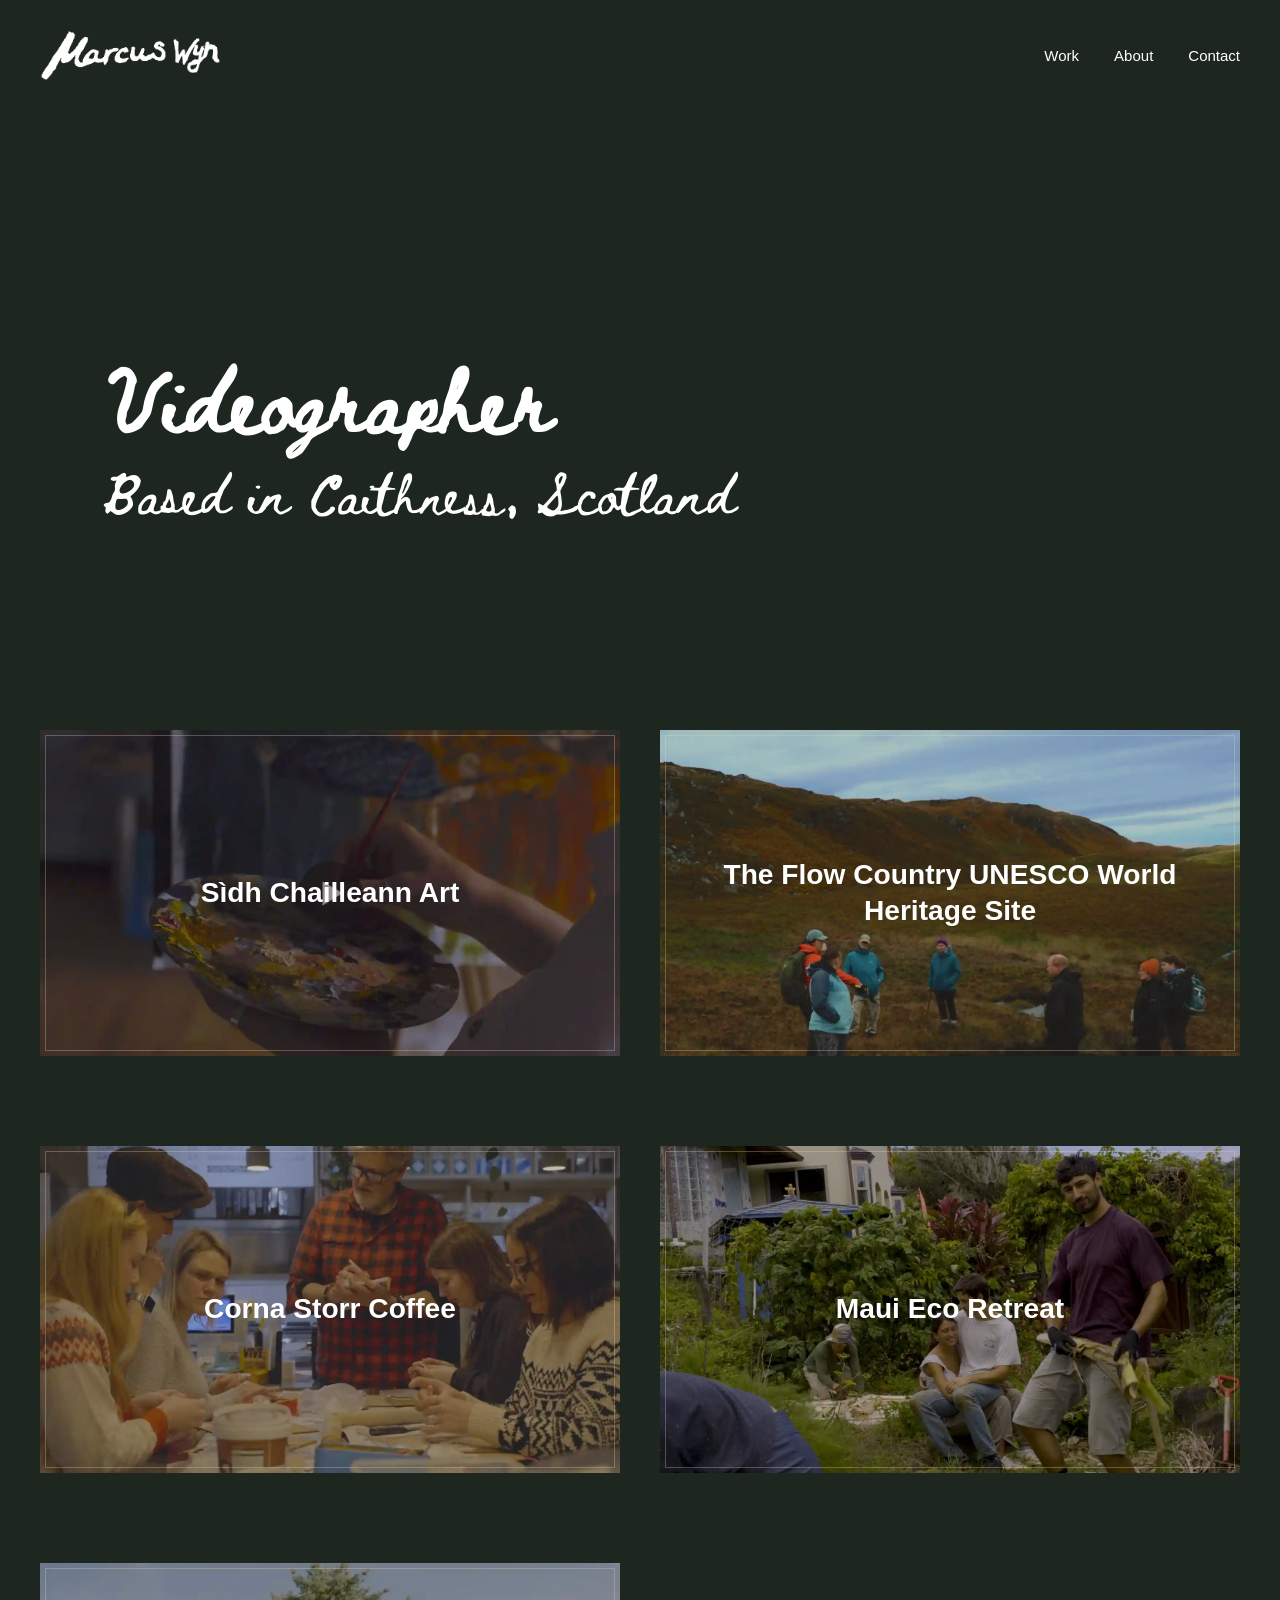
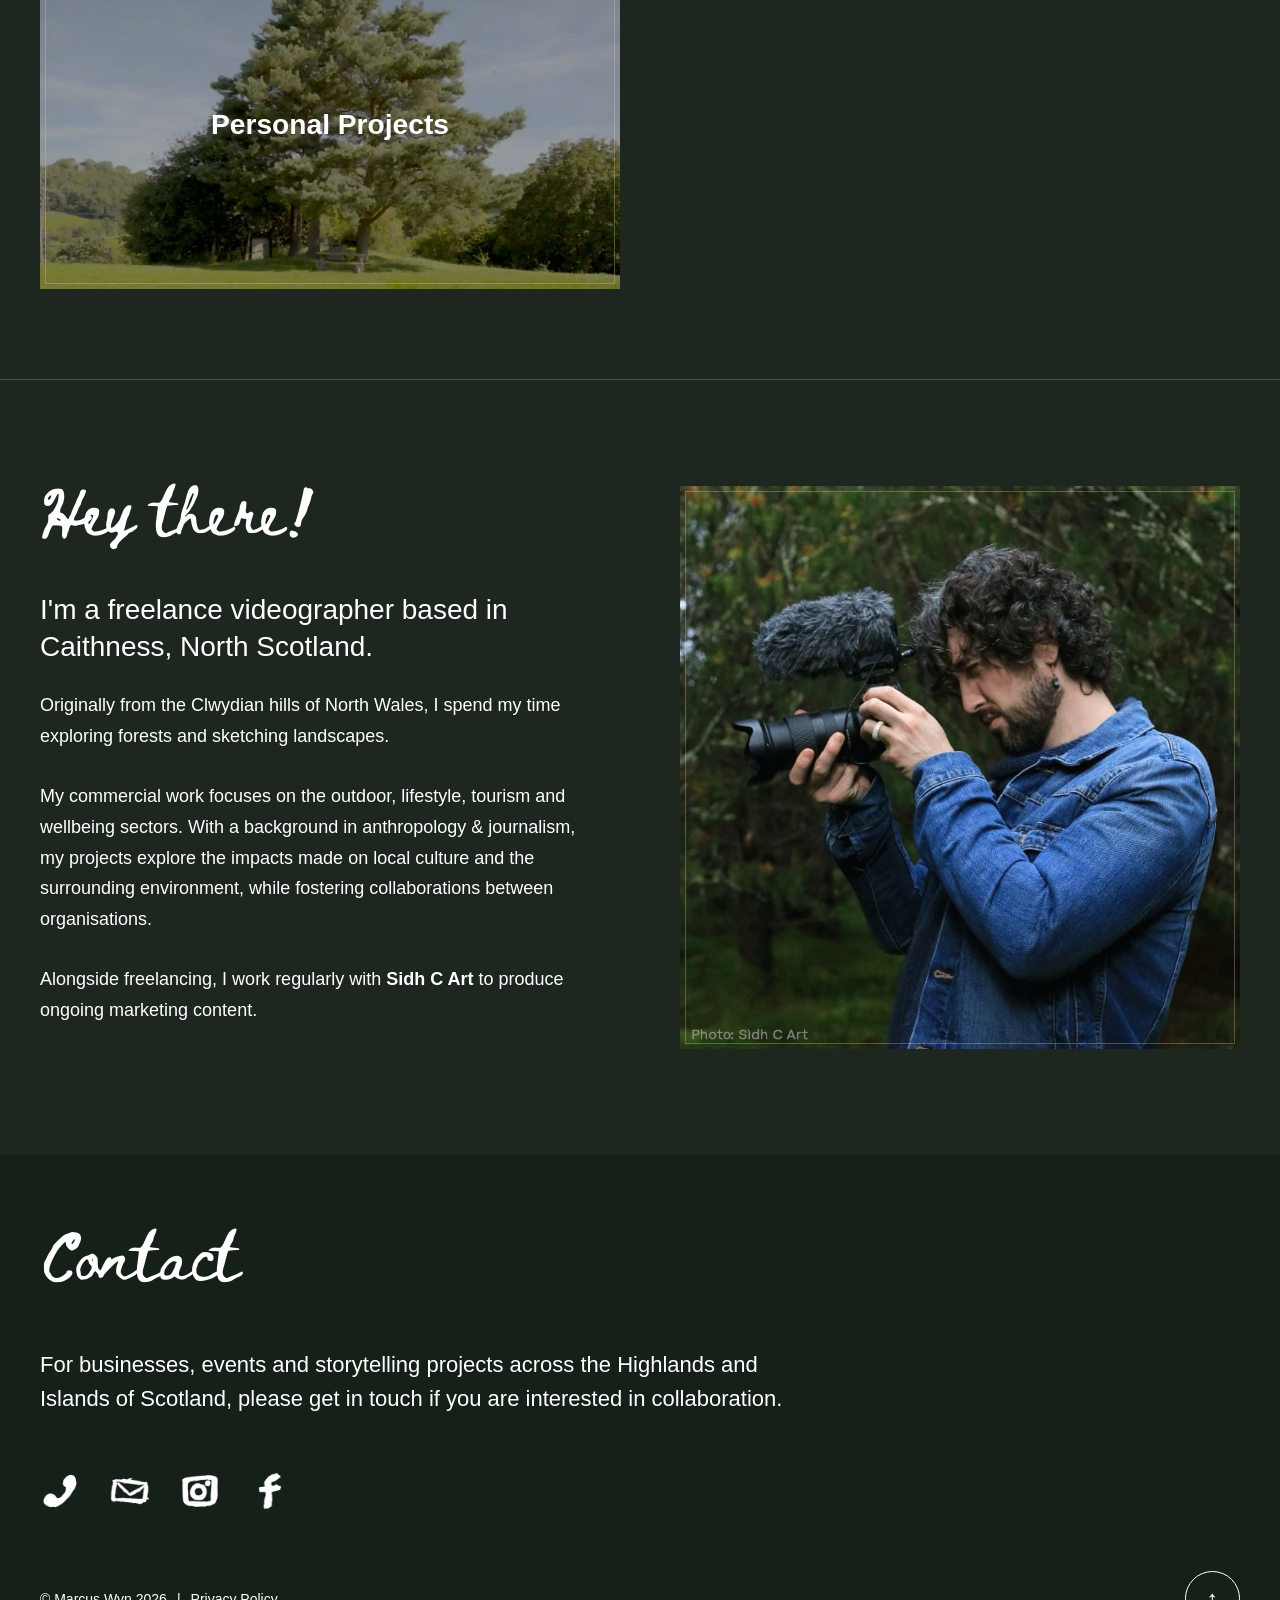
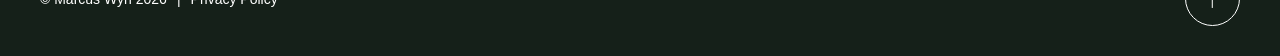
<file: index.html>
<!DOCTYPE html><html lang="en"><head>

    <meta charset="UTF-8">

    <meta name="viewport" content="width=device-width, initial-scale=1.0">

    <link href="images/favicon.ico" rel="icon">
    <link href="/images/apple-touch-icon.png" rel="apple-touch-icon">
    <link href="/images/icon-192.png" rel="icon" sizes="192x192" type="image/png">
    <link href="/images/icon-512.png" rel="icon" sizes="512x512" type="image/png">

    <title>Marcus Wyn | Videographer in Caithness, North Scotland</title>

    <meta name="description" content="Videographer and documentary filmmaker Marcus Wyn, based in Caithness, North Scotland, creating films for events, businesses and real stories across the Highlands.">

    <link href="https://marcuswyn.com/" rel="canonical">

    <link href="https://fonts.googleapis.com" rel="preconnect">
    <link rel="preconnect" href="https://fonts.gstatic.com" crossorigin="">

    <link href="https://fonts.googleapis.com/css2?family=Beth+Ellen&amp;display=swap" rel="stylesheet">

    <link href="styles.css" rel="stylesheet">

</head>


<body id="top">


<!-- ==================================================
     HEADER
================================================== -->

<header class="scrolled">

    <div class="header-container">

        <a href="https://marcuswyn.com/" class="logo-link">
            <img id="header-logo" src="images/marcus-wyn-logo.png" alt="Marcus Wyn">
        </a>


        <button class="menu-toggle" aria-label="Open menu" aria-expanded="false">
            ☰
        </button>


        <nav id="mobileNav">

            <a href="#work">Work</a>

            <a href="#about">About</a>

            <a href="#contact">Contact</a>

        </nav>

    </div>

</header>



<!-- ==================================================
     SHOWREEL HERO
================================================== -->

<section class="showreel">

    <video autoplay="" muted="" loop="" playsinline="" poster="images/hero-video.mp4">

        <source src="images/hero-video.mp4" type="video/mp4">
  
    </video>

	
	  <div class="hero-text">
        <h1>Videographer</h1>
        <p class="hero-p">Based in Caithness, Scotland</p>
    </div>
	
</section>



<!-- ==================================================
     WORK
================================================== -->

<main>

<section class="work-section" id="work">


    <div class="work-intro-video">

    <a href="https://www.youtube.com/watch?v=qJzzgy3C3yI&amp;t=1s" target="_blank" rel="noopener">

       


    </a>

</div>



   <div class="work-grid">
<article class="work-item">
<a href="pages/sidhc.html">
        <div class="work-image">
            <img src="images/sidc1.webp" alt="Sìdh Chailleann Art" loading="lazy">

            <div class="work-image-overlay">
                <h3>Sìdh Chailleann Art</h3>
            </div>
        </div>

    </a>
</article>


        <!-- PROJECT 2 -->

        <article class="work-item">

            <a href="pages/the-flow-country.html" target="_blank" rel="noopener">

                <div class="work-image">

                    <img src="images/unesco.webp" alt="The Flow Country UNESCO World Heritage Site" loading="lazy">
					
					    <div class="work-image-overlay">
                <h3>The Flow Country UNESCO World Heritage Site
</h3>
            </div>

                </div>

            </a>

        </article>
	   
	   
	   
	   
	   
	   
	   <!-- PROJECT 3 -->

        <article class="work-item">

      <a href="pages/corna-storr.html" target="_blank" rel="noopener">

                <div class="work-image">

                    <img src="images/coffee.webp" alt="Corna Storr Coffee" loading="lazy">
					
					    <div class="work-image-overlay">
                <h3>Corna Storr Coffee</h3>
            </div>

                </div>

            </a>

        </article>
	   
	   
	   
	   
	   
	   
	   <!-- PROJECT 4 -->

        <article class="work-item">

            <a href="pages/maui-eco-retreat.html" target="_blank" rel="noopener">

                <div class="work-image">

                    <img src="images/maui.webp" alt="Maui Eco Retreat" loading="lazy">
					
					    <div class="work-image-overlay">
                <h3>Maui Eco Retreat</h3>
            </div>

                </div>

            </a>

        </article>
	   
	   
	   
	      
	   <!-- PROJECT 5 -->

        <article class="work-item">

            <a href="pages/personal-projects.html" target="_blank" rel="noopener">

                <div class="work-image">

                    <img src="images/tremmy.webp" alt="Personal Projects" loading="lazy">
					
					    <div class="work-image-overlay">
                <h3>Personal Projects</h3>
            </div>

                </div>

            </a>

        </article>
	</div>

</section>



<!-- DIVIDER -->
		
<div class="divider"></div>
	
	
	
	
<!-- ==================================================
     ABOUT
================================================== -->

<section class="about-section" id="about">

    <div class="about-container">

        <div class="about-text">

			<h2>Hey there!</h2>
  <h3>I'm a freelance videographer based in Caithness, North Scotland.</h3>
            <p>
               Originally from the Clwydian hills of North Wales, I spend my time exploring forests and sketching landscapes.</p>
			

<p>My commercial work focuses on the outdoor, lifestyle, tourism and wellbeing sectors. With a background in anthropology & journalism, my projects explore the impacts made on local culture and the surrounding environment, while fostering collaborations between organisations. </p>
			<p>Alongside freelancing, I work regularly with  <a href="https://www.sidhchailleannart.com/" target="_blank" rel="noopener"><b>Sidh C Art</b></a> to produce ongoing marketing content.</p>

			

        </div>

        <div class="about-image">

            <img src="images/mw-pfpic.png" alt="Marcus Wyn with camera">

            <a href="https://www.sidhchailleannart.com/" target="_blank" rel="noopener">
               
            </a>
        </div>

    </div>

</section>

<!-- ==================================================
     CONTACT
================================================== -->

<section class="content-section contact-section" id="contact">

    <div class="content-container">

        <h2>
            Contact
        </h2>


        <p class="contact-intro">
          For businesses, events and storytelling projects across the Highlands and Islands of Scotland, please get in touch if you are interested in collaboration.
      </p>


        <div class="contact-icons">


            <a href="tel:07743750453" aria-label="Call Marcus">

                <img src="images/tel.png" alt="Phone">

            </a>


            <a href="mailto:hello@marcuswyn.com" aria-label="Email Marcus">

                <img src="images/mail.png" alt="Email">

            </a>


            <a href="https://www.instagram.com/MARCUSWYN/" target="_blank" rel="noopener" aria-label="Marcus Wyn on Instagram">

                <img src="images/insta.png" alt="Instagram">

            </a>

   <a href="http://facebook.com/hellomarcuswyn"
                target="_blank"
                rel="noopener"
                aria-label="Marcus Wyn on Facebook"
            >

                <img
                    src="images/fb.png"
                    alt="Facebook"
                >

              

            </a>
        </div>

    </div>

</section>

</main>



<!-- ==================================================
     FOOTER
================================================== -->

<footer>

    <div class="footer-container">

        <p>
            © Marcus Wyn 2026
            <span>|</span>
            <a href="pages/privacy.html">
                Privacy Policy
            </a>
        </p>


        <a href="#top" class="back-to-top" aria-label="Back to top">
            ↑
        </a>

    </div>

</footer>



<!-- ==================================================
     MOBILE NAVIGATION
================================================== -->

<script>

const menuBtn = document.querySelector('.menu-toggle');

const nav = document.querySelector('#mobileNav');


menuBtn.addEventListener('click', function () {

    nav.classList.toggle('active');

    const isOpen = nav.classList.contains('active');

    menuBtn.setAttribute(
        'aria-expanded',
        isOpen
    );

});


nav.querySelectorAll('a').forEach(function(link) {

    link.addEventListener('click', function() {

        nav.classList.remove('active');

        menuBtn.setAttribute(
            'aria-expanded',
            'false'
        );

    });

});

</script>


	
	
	

<script>
const header = document.querySelector('header');
const workSection = document.querySelector('#work');

function updateHeader() {
    const triggerPoint = workSection.offsetTop;

    if (window.scrollY >= triggerPoint && window.scrollY > 0) {
        header.classList.add('scrolled');
    } else {
        header.classList.remove('scrolled');
    }
}

window.addEventListener('scroll', updateHeader);
</script>




<script>
function scrollToSection() {
    const hash = window.location.hash;
    if (hash !== '#about' && hash !== '#work') return;

    const section = document.querySelector(hash);
    if (!section) return;

    window.scrollTo({
        top: section.getBoundingClientRect().top + window.scrollY - 100,
        behavior: 'instant'
    });
}

window.addEventListener('load', function () {
    scrollToSection();
    setTimeout(scrollToSection, 300);
    setTimeout(scrollToSection, 1000);
});
</script>




</body></html>
</file>
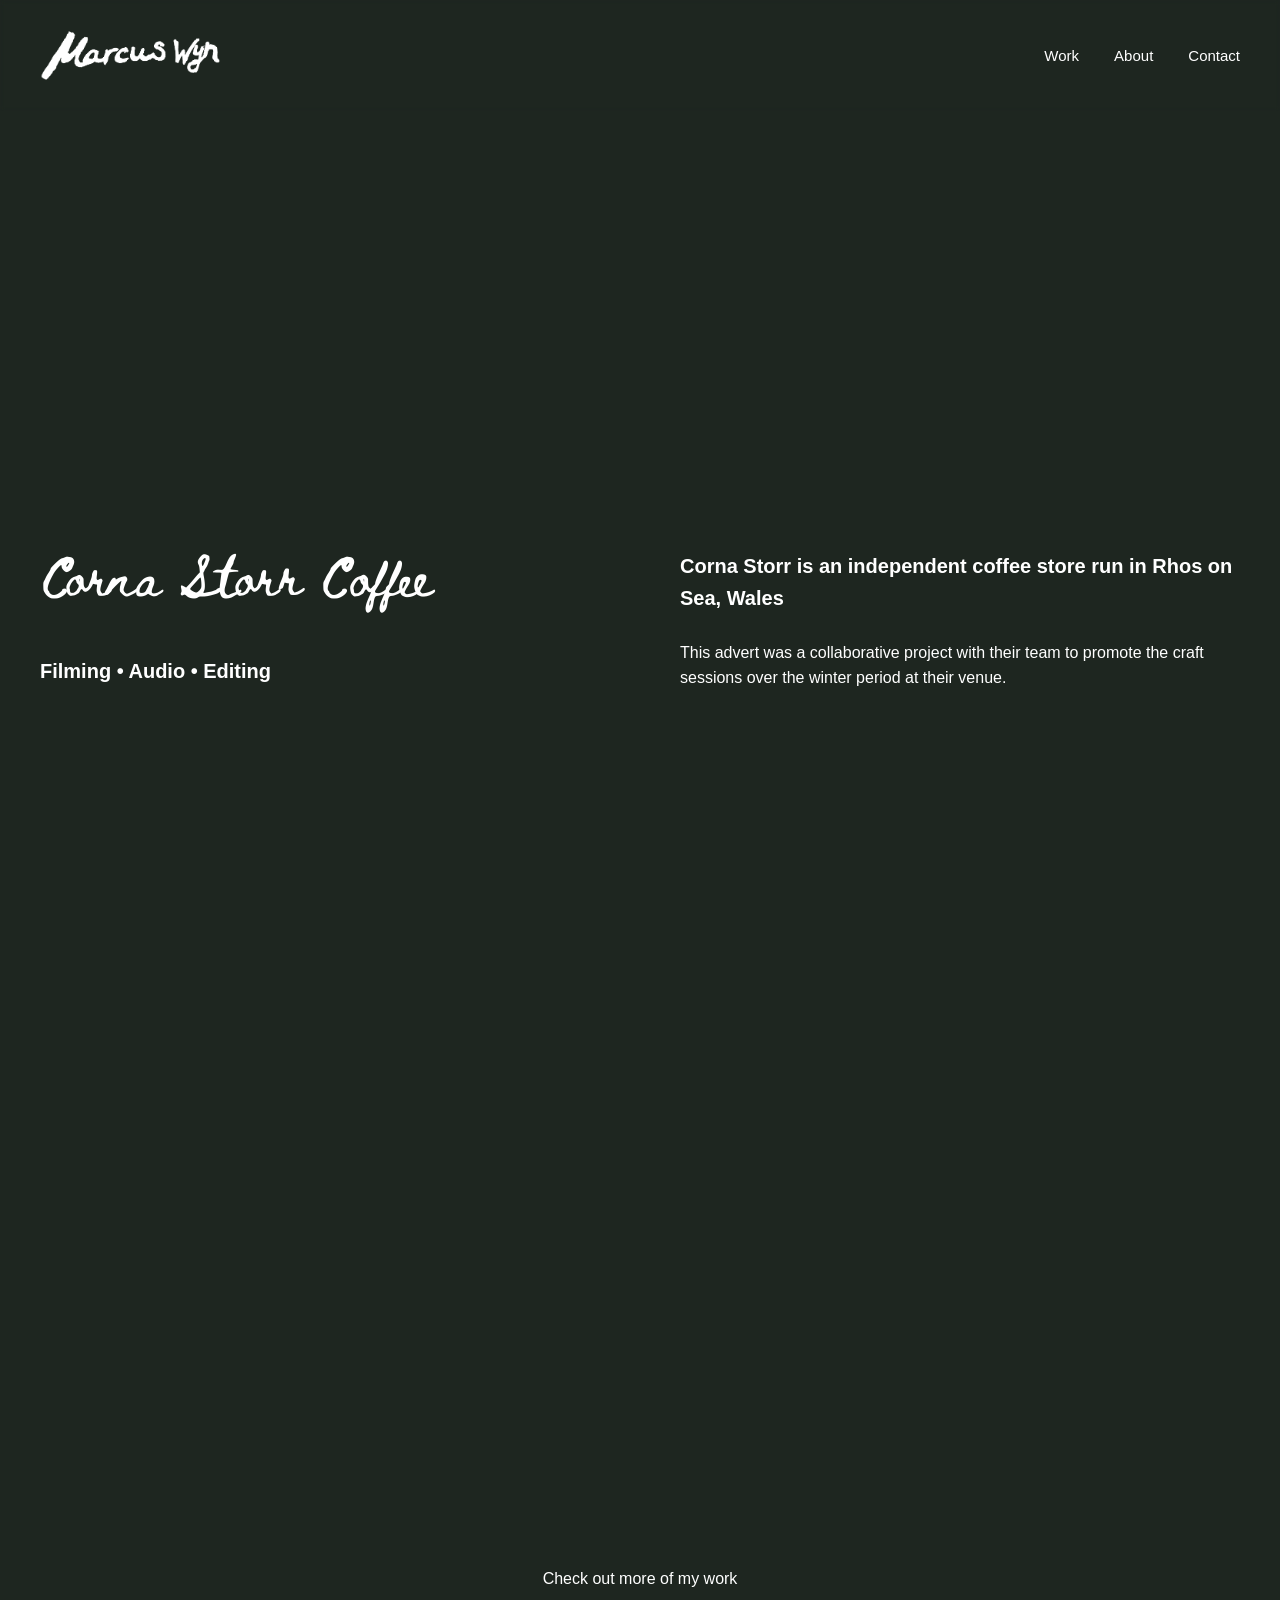
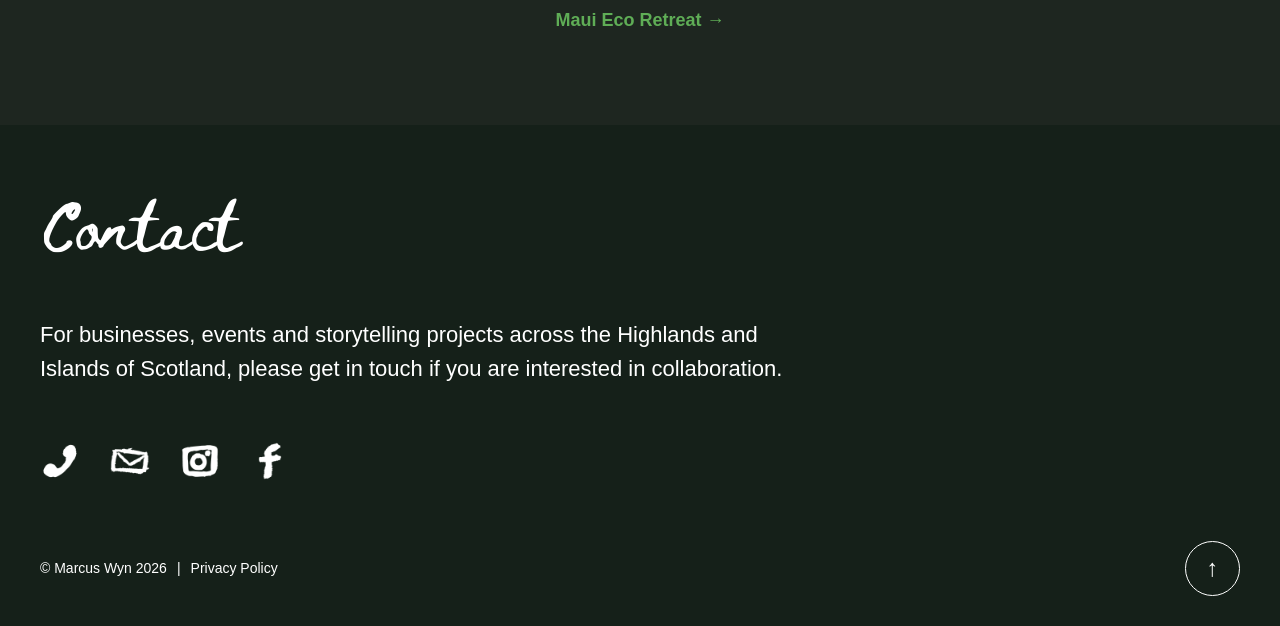
<file: pages/corna-storr.html>
<!DOCTYPE html><html lang="en"><head>

    <meta charset="UTF-8">

    <meta name="viewport" content="width=device-width, initial-scale=1.0">

    <link rel="icon" href="images/favicon.ico">
    <link rel="apple-touch-icon" href="/images/apple-touch-icon.png">
    <link rel="icon" type="image/png" sizes="192x192" href="/images/icon-192.png">
    <link rel="icon" type="image/png" sizes="512x512" href="/images/icon-512.png">

    <title>Marcus Wyn | Corna Storr
</title>

    <meta name="description" content="Videographer and documentary filmmaker Marcus Wyn, based in Caithness, North Scotland, creating films for events, businesses and real stories across the Highlands.">

    <link rel="canonical" href="https://marcuswyn.com/">

    <link rel="preconnect" href="https://fonts.googleapis.com">
    <link rel="preconnect" href="https://fonts.gstatic.com" crossorigin="">

    <link href="https://fonts.googleapis.com/css2?family=Beth+Ellen&amp;display=swap" rel="stylesheet">

    <link href="projects.css" rel="stylesheet">

</head>


<body id="top">


<!-- ==================================================
     HEADER
================================================== -->

<header class="scrolled">

    <div class="header-container">

        <a href="https://marcuswyn.com/" class="logo-link">
            <img id="header-logo" src="images/marcus-wyn-logo.png" alt="Marcus Wyn">
        </a>


        <button class="menu-toggle" aria-label="Open menu" aria-expanded="false">
            ☰
        </button>


        <nav id="mobileNav">

      <a href="https://marcuswyn.com/#work">Work</a>
			
<a href="https://marcuswyn.com/#about">About</a>

            <a href="#contact">Contact</a>

        </nav>

    </div>

</header>



<!-- ==================================================
     SHOWREEL HERO
================================================== -->

<section class="showreel">

    <video autoplay="" muted="" loop="" playsinline="" poster="images/hero-video.mp4">

        <source src="../images/Corna.mp4" type="video/mp4">

  
    </video>

</section>

	
	
<!-- ==================================================
     ABOUT
================================================== -->

<section class="about-section" id="about">

    <div class="about-container">

        <div class="about-text">

          <h2>Corna Storr Coffee</h2>
  <h4>Filming • Audio • Editing</h4>
     
        </div>

       <div>
	
					
					
					   <h4> <a href="https://cornastorr.co.uk/" target="_blank" rel="noopener">Corna Storr</a> is an independent coffee store run in Rhos on Sea, Wales </h4>
<br>
<p>This advert was a collaborative project with their team to promote the craft sessions over the winter period at their venue.</p>
 </div>
    

        </div>

    </div>

</section>

	
<!-- ==================================================
     WORK
================================================== -->

<main>

<section class="work-section" id="work">


    <div class="work-intro-video">

    <a href="https://www.youtube.com/watch?v=qJzzgy3C3yI&amp;t=1s" target="_blank" rel="noopener">

       


    </a>

</div>


<div class="work-grid solo-grid">

  <article class="work-item">
<div class="yt-embedd">
    <iframe
        src="https://www.youtube.com/embed/ib91nCAlUD8"
        title="Corno Storr Coffee"
        referrerpolicy="strict-origin-when-cross-origin"
        allow="accelerometer; autoplay; clipboard-write; encrypted-media; gyroscope; picture-in-picture; web-share"
        allowfullscreen>
    </iframe>
</div>
	  
	</article>

	</div>
	   </section>
	   
	
	
<div class="next-page">
    <p>Check out more of my work</p>
    <a href="https://marcuswyn.com/pages/maui-eco-retreat.html" class="next-page-link">
        Maui Eco Retreat →
    </a>
</div>

	
<!-- ==================================================
     CONTACT
================================================== -->

<section id="contact" class="content-section contact-section">

    <div class="content-container">

        <h2>
            Contact
        </h2>


        <p class="contact-intro">
          For businesses, events and storytelling projects across the Highlands and Islands of Scotland, please get in touch if you are interested in collaboration.
      </p>


        <div class="contact-icons">


            <a href="tel:07743750453" aria-label="Call Marcus">

                <img src="../images/tel.png" alt="Phone">

            </a>


            <a href="mailto:hello@marcuswyn.com" aria-label="Email Marcus">

                <img src="../images/mail.png" alt="Email">

            </a>


            <a href="https://www.instagram.com/MARCUSWYN/" target="_blank" rel="noopener" aria-label="Marcus Wyn on Instagram">

                <img src="../images/insta.png" alt="Instagram">

            </a>

   <a href="http://facebook.com/hellomarcuswyn"
                target="_blank"
                rel="noopener"
                aria-label="Marcus Wyn on Facebook"
            >

                <img
                    src="../images/fb.png"
                    alt="Facebook"
                >

              

            </a>
        </div>

    </div>

</section>

</main>



<!-- ==================================================
     FOOTER
================================================== -->

<footer>

    <div class="footer-container">

        <p>
            © Marcus Wyn 2026
            <span>|</span>
            <a href="pages/privacy.html">
                Privacy Policy
            </a>
        </p>


        <a href="#top" class="back-to-top" aria-label="Back to top">
            ↑
        </a>

    </div>

</footer>



<!-- ==================================================
     MOBILE NAVIGATION
================================================== -->

<script>

const menuBtn = document.querySelector('.menu-toggle');

const nav = document.querySelector('#mobileNav');


menuBtn.addEventListener('click', function () {

    nav.classList.toggle('active');

    const isOpen = nav.classList.contains('active');

    menuBtn.setAttribute(
        'aria-expanded',
        isOpen
    );

});


nav.querySelectorAll('a').forEach(function(link) {

    link.addEventListener('click', function() {

        nav.classList.remove('active');

        menuBtn.setAttribute(
            'aria-expanded',
            'false'
        );

    });

});

</script>


	
	
	

<script>
const header = document.querySelector('header');
const workSection = document.querySelector('#work');

function updateHeader() {
    const triggerPoint = workSection.offsetTop;

    if (window.scrollY >= triggerPoint && window.scrollY > 0) {
        header.classList.add('scrolled');
    } else {
        header.classList.remove('scrolled');
    }
}

window.addEventListener('scroll', updateHeader);
</script>





</body></html>
</file>
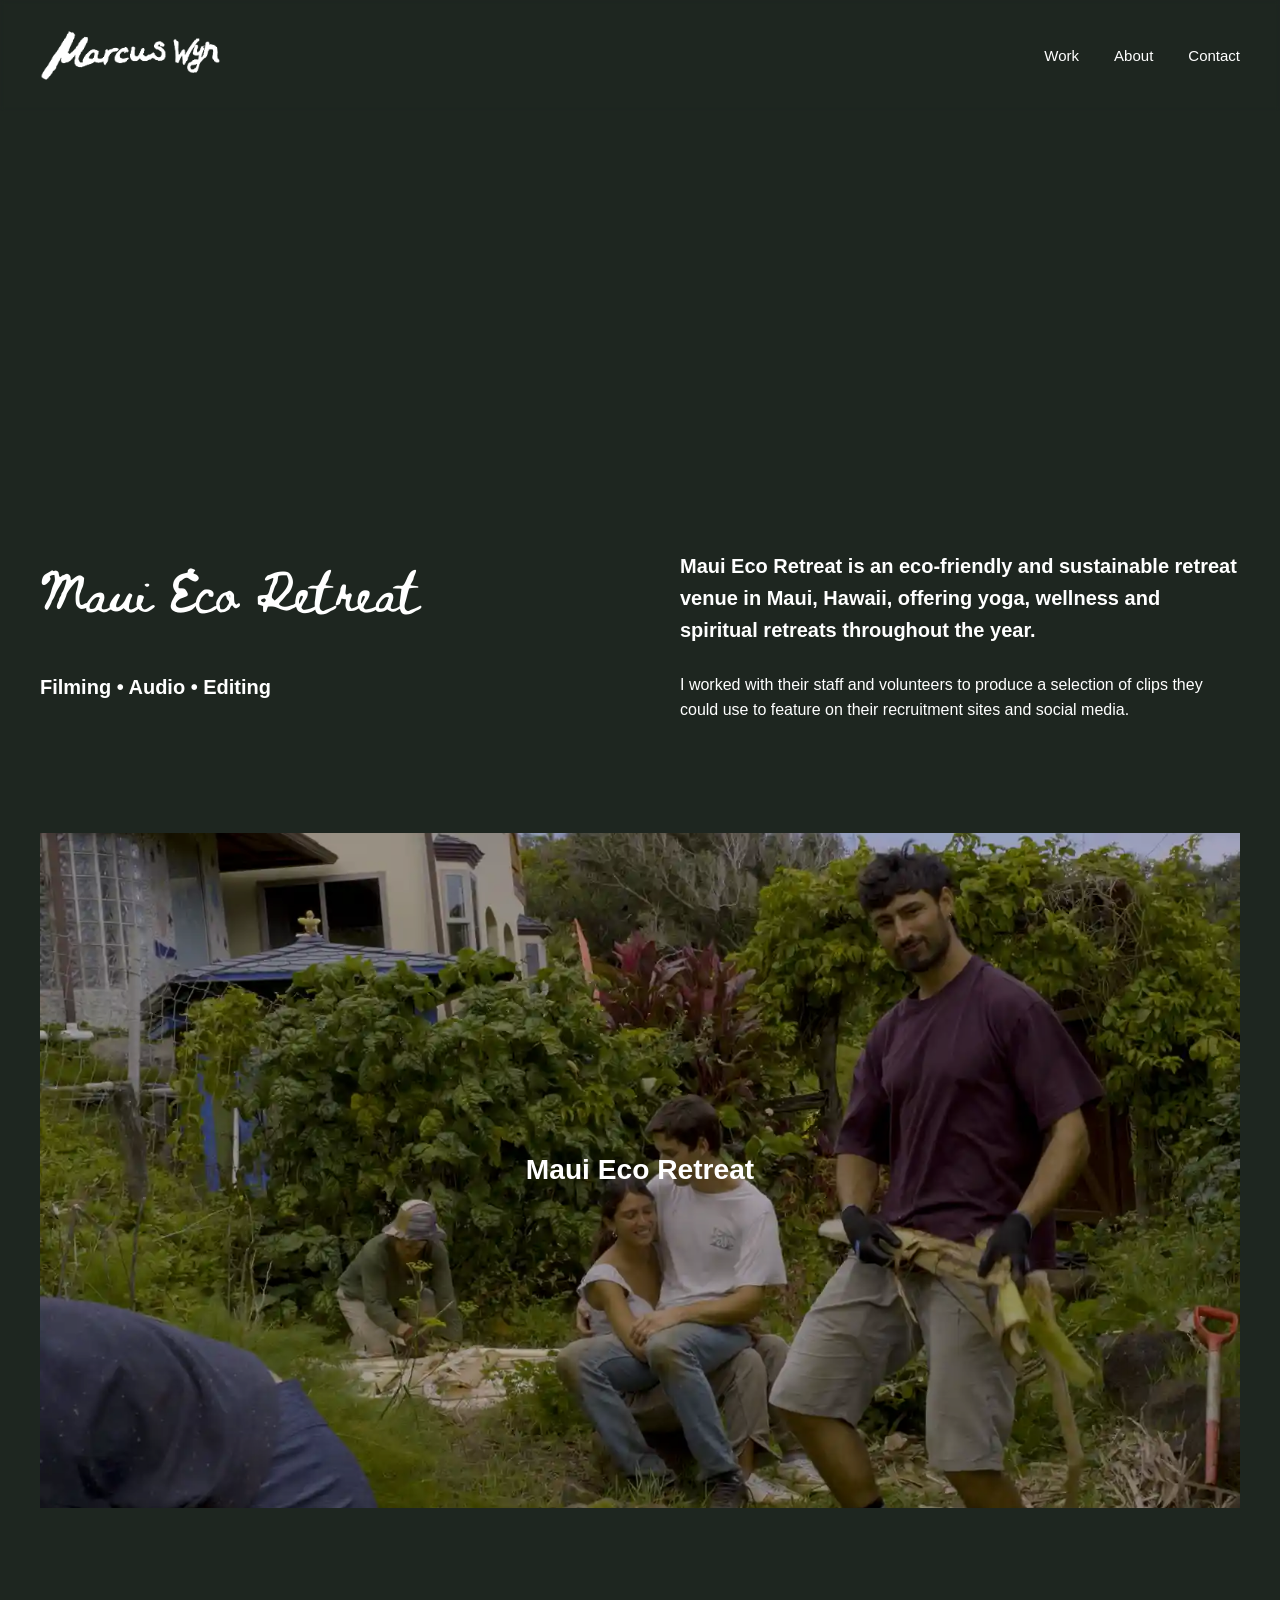
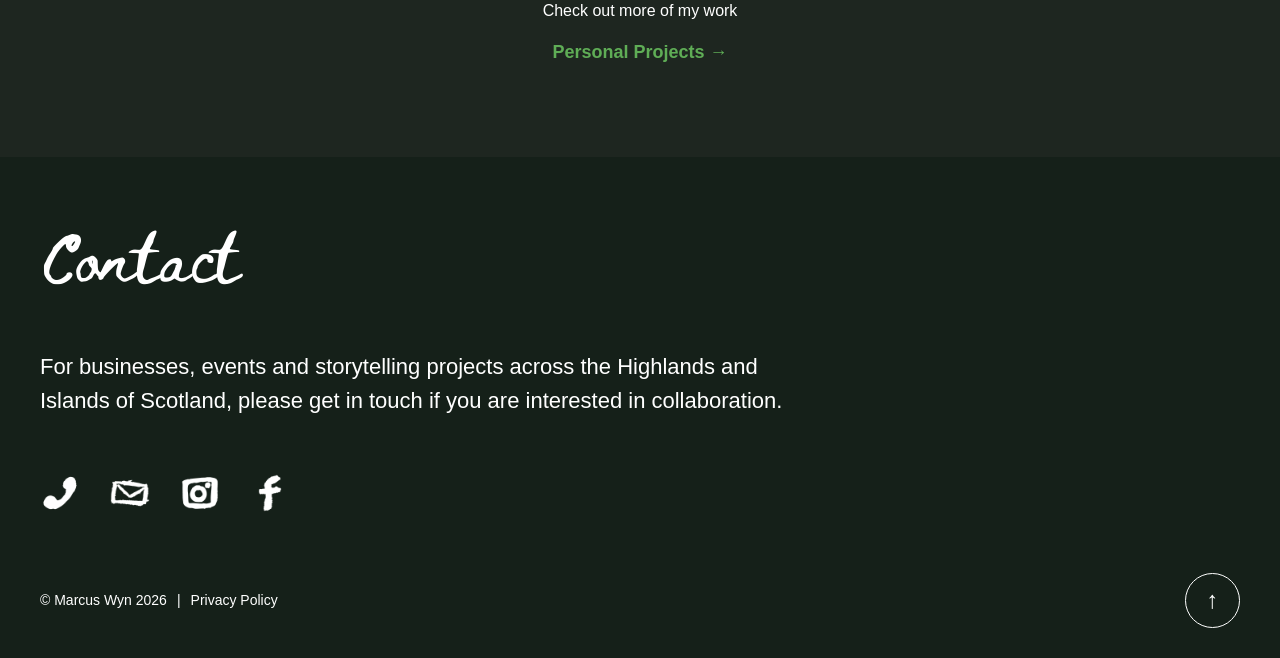
<file: pages/maui-eco-retreat.html>
<!DOCTYPE html><html lang="en"><head>

    <meta charset="UTF-8">

    <meta name="viewport" content="width=device-width, initial-scale=1.0">

    <link rel="icon" href="images/favicon.ico">
    <link rel="apple-touch-icon" href="/images/apple-touch-icon.png">
    <link rel="icon" type="image/png" sizes="192x192" href="/images/icon-192.png">
    <link rel="icon" type="image/png" sizes="512x512" href="/images/icon-512.png">

    <title>Marcus Wyn | Maui Eco Retreat
</title>

    <meta name="description" content="Videographer and documentary filmmaker Marcus Wyn, based in Caithness, North Scotland, creating films for events, businesses and real stories across the Highlands.">

    <link rel="canonical" href="https://marcuswyn.com/">

    <link rel="preconnect" href="https://fonts.googleapis.com">
    <link rel="preconnect" href="https://fonts.gstatic.com" crossorigin="">

    <link href="https://fonts.googleapis.com/css2?family=Beth+Ellen&amp;display=swap" rel="stylesheet">

    <link href="projects.css" rel="stylesheet">

</head>


<body id="top">


<!-- ==================================================
     HEADER
================================================== -->

<header class="scrolled">

    <div class="header-container">

        <a href="https://marcuswyn.com/" class="logo-link">
            <img id="header-logo" src="images/marcus-wyn-logo.png" alt="Marcus Wyn">
        </a>


        <button class="menu-toggle" aria-label="Open menu" aria-expanded="false">
            ☰
        </button>


        <nav id="mobileNav">

      <a href="https://marcuswyn.com/#work">Work</a>
			
<a href="https://marcuswyn.com/#about">About</a>

            <a href="#contact">Contact</a>

        </nav>

    </div>

</header>



<!-- ==================================================
     SHOWREEL HERO
================================================== -->

<section class="showreel">

    <video autoplay="" muted="" loop="" playsinline="" poster="images/hero-video.mp4">

        <source src="../images/maui.mp4" type="video/mp4">

  
    </video>

</section>

	
	
<!-- ==================================================
     ABOUT
================================================== -->

<section class="about-section" id="about">

    <div class="about-container">

        <div class="about-text">

          <h2>Maui Eco Retreat</h2>
  <h4>Filming • Audio • Editing</h4>
     
        </div>

       <div>
	
					
					
					   <h4> <a href="https://mauiecoretreat.com/" target="_blank" rel="noopener">Maui Eco Retreat</a> is an eco-friendly and sustainable retreat venue in Maui, Hawaii, offering yoga, wellness and spiritual retreats throughout the year. 
 </h4>
<br>
<p>I worked with their staff and volunteers to produce a selection of clips they could use to feature on their recruitment sites and social media.</p>
 </div>
    

        </div>

    </div>

</section>

	
<!-- ==================================================
     WORK
================================================== -->

<main>

<section class="work-section" id="work">


    <div class="work-intro-video">

    <a href="https://www.youtube.com/watch?v=qJzzgy3C3yI&amp;t=1s" target="_blank" rel="noopener">

       


    </a>

</div>



   <div class="work-grid solo-grid">
<article class="work-item">
    <a href="https://www.instagram.com/p/DHzDrQ4zUgY/?img_index=1" target="_blank" rel="noopener">
        <div class="work-image">
            <img src="../images/maui.webp" alt="Corna Storr Coffee" loading="lazy">

            <div class="work-image-overlay">
                <h3>Maui Eco Retreat</h3>
            </div>
        </div>

    </a>
</article>


  
	   </section>
	   
	
	
<div class="next-page">
    <p>Check out more of my work</p>
    <a href="personal-projects.html" class="next-page-link">
    Personal Projects →
</a>
</div>

	
<!-- ==================================================
     CONTACT
================================================== -->

<section id="contact" class="content-section contact-section">

    <div class="content-container">

        <h2>
            Contact
        </h2>


        <p class="contact-intro">
          For businesses, events and storytelling projects across the Highlands and Islands of Scotland, please get in touch if you are interested in collaboration.
      </p>


        <div class="contact-icons">


            <a href="tel:07743750453" aria-label="Call Marcus">

                <img src="../images/tel.png" alt="Phone">

            </a>


            <a href="mailto:hello@marcuswyn.com" aria-label="Email Marcus">

                <img src="../images/mail.png" alt="Email">

            </a>


            <a href="https://www.instagram.com/MARCUSWYN/" target="_blank" rel="noopener" aria-label="Marcus Wyn on Instagram">

                <img src="../images/insta.png" alt="Instagram">

            </a>

   <a href="http://facebook.com/hellomarcuswyn"
                target="_blank"
                rel="noopener"
                aria-label="Marcus Wyn on Facebook"
            >

                <img
                    src="../images/fb.png"
                    alt="Facebook"
                >

              

            </a>
        </div>

    </div>

</section>

</main>



<!-- ==================================================
     FOOTER
================================================== -->

<footer>

    <div class="footer-container">

        <p>
            © Marcus Wyn 2026
            <span>|</span>
            <a href="pages/privacy.html">
                Privacy Policy
            </a>
        </p>


        <a href="#top" class="back-to-top" aria-label="Back to top">
            ↑
        </a>

    </div>

</footer>



<!-- ==================================================
     MOBILE NAVIGATION
================================================== -->

<script>

const menuBtn = document.querySelector('.menu-toggle');

const nav = document.querySelector('#mobileNav');


menuBtn.addEventListener('click', function () {

    nav.classList.toggle('active');

    const isOpen = nav.classList.contains('active');

    menuBtn.setAttribute(
        'aria-expanded',
        isOpen
    );

});


nav.querySelectorAll('a').forEach(function(link) {

    link.addEventListener('click', function() {

        nav.classList.remove('active');

        menuBtn.setAttribute(
            'aria-expanded',
            'false'
        );

    });

});

</script>


	
	
	

<script>
const header = document.querySelector('header');
const workSection = document.querySelector('#work');

function updateHeader() {
    const triggerPoint = workSection.offsetTop;

    if (window.scrollY >= triggerPoint && window.scrollY > 0) {
        header.classList.add('scrolled');
    } else {
        header.classList.remove('scrolled');
    }
}

window.addEventListener('scroll', updateHeader);
</script>





</body></html>
</file>
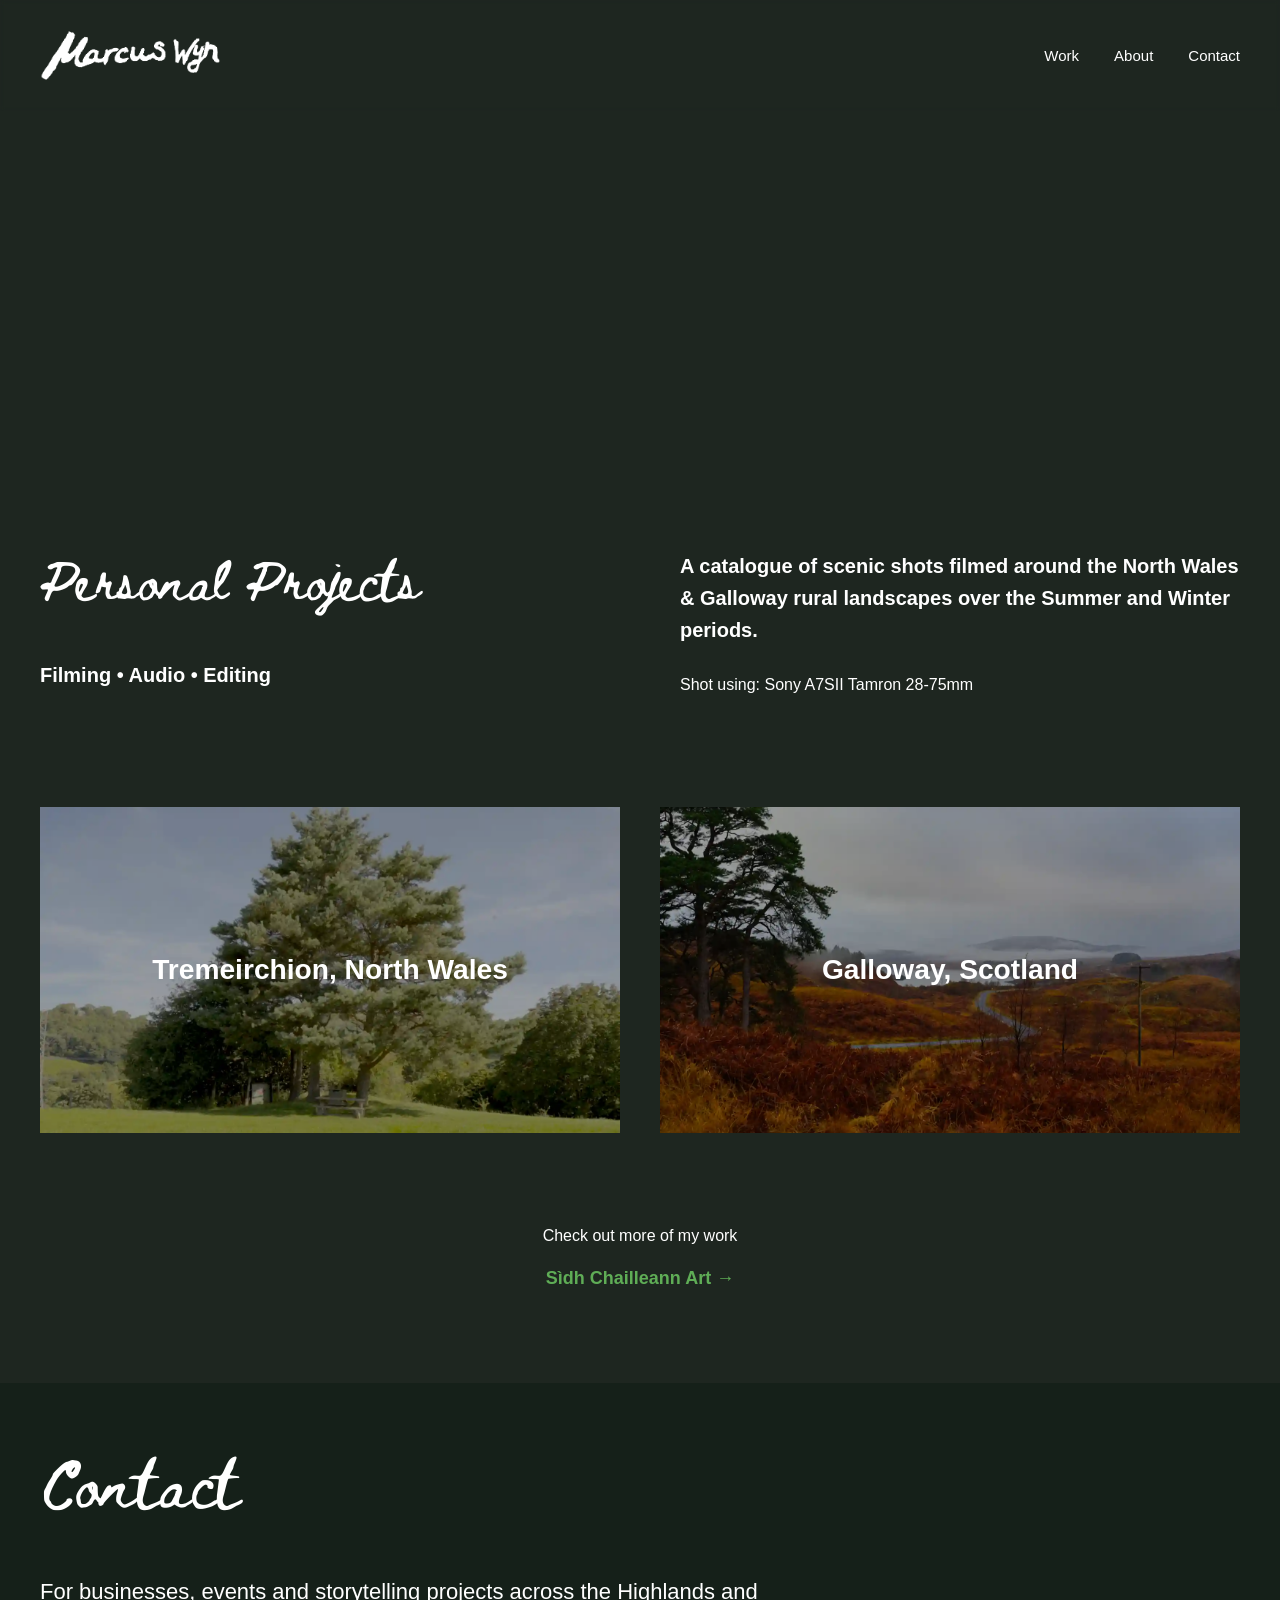
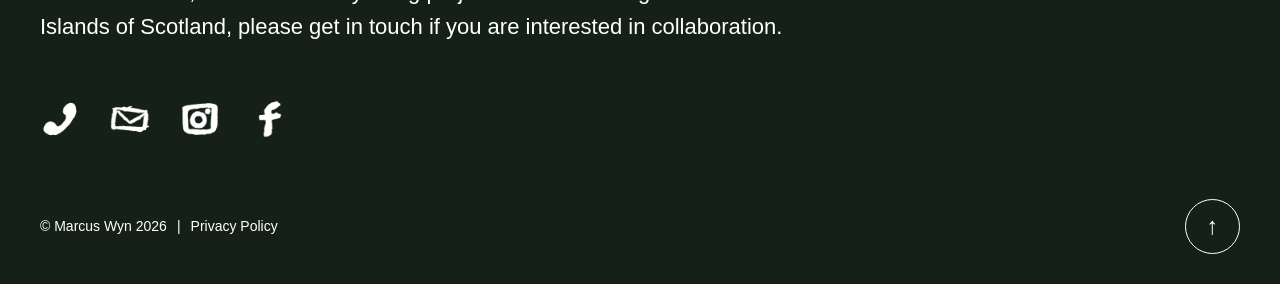
<file: pages/personal-projects.html>
<!DOCTYPE html><html lang="en"><head>

    <meta charset="UTF-8">

    <meta name="viewport" content="width=device-width, initial-scale=1.0">

    <link rel="icon" href="images/favicon.ico">
    <link rel="apple-touch-icon" href="/images/apple-touch-icon.png">
    <link rel="icon" type="image/png" sizes="192x192" href="/images/icon-192.png">
    <link rel="icon" type="image/png" sizes="512x512" href="/images/icon-512.png">

    <title>Marcus Wyn | Personal Projects
</title>

    <meta name="description" content="Videographer and documentary filmmaker Marcus Wyn, based in Caithness, North Scotland, creating films for events, businesses and real stories across the Highlands.">

    <link rel="canonical" href="https://marcuswyn.com/">

    <link rel="preconnect" href="https://fonts.googleapis.com">
    <link rel="preconnect" href="https://fonts.gstatic.com" crossorigin="">

    <link href="https://fonts.googleapis.com/css2?family=Beth+Ellen&amp;display=swap" rel="stylesheet">

    <link href="projects.css" rel="stylesheet">

</head>


<body id="top">


<!-- ==================================================
     HEADER
================================================== -->

<header class="scrolled">

    <div class="header-container">

        <a href="https://marcuswyn.com/" class="logo-link">
            <img id="header-logo" src="images/marcus-wyn-logo.png" alt="Marcus Wyn">
        </a>


        <button class="menu-toggle" aria-label="Open menu" aria-expanded="false">
            ☰
        </button>


        <nav id="mobileNav">

      <a href="https://marcuswyn.com/#work">Work</a>
			
<a href="https://marcuswyn.com/#about">About</a>

            <a href="#contact">Contact</a>

        </nav>

    </div>

</header>



<!-- ==================================================
     SHOWREEL HERO
================================================== -->

<section class="showreel">

    <video autoplay="" muted="" loop="" playsinline="" poster="images/hero-video.mp4">

        <source src="../images/tremeirchion.mp4" type="video/mp4">

  
    </video>

</section>

	
	
<!-- ==================================================
     ABOUT
================================================== -->

<section class="about-section" id="about">

    <div class="about-container">

        <div class="about-text">

          <h2>Personal Projects</h2>
  <h4>Filming • Audio • Editing</h4>
     
        </div>

       <div>
	
					
					
					   <h4> A catalogue of scenic shots filmed around the North Wales & Galloway rural landscapes over the Summer and Winter periods.
</h4>
	<br>	   
		   <p>
Shot using:
Sony A7SII
Tamron 28-75mm</p>
 </div>
    

        </div>

    </div>

</section>

	
<!-- ==================================================
     WORK
================================================== -->

<main>

<section class="work-section" id="work">


    <div class="work-intro-video">

    <a href="https://www.youtube.com/watch?v=qJzzgy3C3yI&amp;t=1s" target="_blank" rel="noopener">

       


    </a>

</div>



   <div class="work-grid">
<article class="work-item">
    <a href="https://www.instagram.com/marcuswyn/p/C_8jRMRouGt/" target="_blank" rel="noopener">
        <div class="work-image">
            <img src="../images/tremmy.webp" alt="Tremeirchion" loading="lazy">

            <div class="work-image-overlay">
                <h3>Tremeirchion, North Wales</h3>
            </div>
        </div>

    </a>
</article>


        <!-- PROJECT 2 -->

        <article class="work-item">

            <a href="https://www.instagram.com/p/DB9XaVOISzG/?img_index=1" target="_blank" rel="noopener">
                <div class="work-image">
                    <img src="../images/galloway.webp" alt="Galloway" loading="lazy">	
					    <div class="work-image-overlay">
                <h3>Galloway, Scotland
</h3>
            </div>

                </div>

            </a>

        </article>
	   </section>
	   
	
	
<div class="next-page">
    <p>Check out more of my work</p>
    <a href="https://marcuswyn.com/pages/sidhc.html" class="next-page-link">
        Sìdh Chailleann Art →
    </a>
</div>

	
<!-- ==================================================
     CONTACT
================================================== -->

<section id="contact" class="content-section contact-section">

    <div class="content-container">

        <h2>
            Contact
        </h2>


        <p class="contact-intro">
          For businesses, events and storytelling projects across the Highlands and Islands of Scotland, please get in touch if you are interested in collaboration.
      </p>


        <div class="contact-icons">


            <a href="tel:07743750453" aria-label="Call Marcus">

                <img src="../images/tel.png" alt="Phone">

            </a>


            <a href="mailto:hello@marcuswyn.com" aria-label="Email Marcus">

                <img src="../images/mail.png" alt="Email">

            </a>


            <a href="https://www.instagram.com/MARCUSWYN/" target="_blank" rel="noopener" aria-label="Marcus Wyn on Instagram">

                <img src="../images/insta.png" alt="Instagram">

            </a>

   <a href="http://facebook.com/hellomarcuswyn"
                target="_blank"
                rel="noopener"
                aria-label="Marcus Wyn on Facebook"
            >

                <img
                    src="../images/fb.png"
                    alt="Facebook"
                >

              

            </a>
        </div>

    </div>

</section>

</main>



<!-- ==================================================
     FOOTER
================================================== -->

<footer>

    <div class="footer-container">

        <p>
            © Marcus Wyn 2026
            <span>|</span>
            <a href="pages/privacy.html">
                Privacy Policy
            </a>
        </p>


        <a href="#top" class="back-to-top" aria-label="Back to top">
            ↑
        </a>

    </div>

</footer>



<!-- ==================================================
     MOBILE NAVIGATION
================================================== -->

<script>

const menuBtn = document.querySelector('.menu-toggle');

const nav = document.querySelector('#mobileNav');


menuBtn.addEventListener('click', function () {

    nav.classList.toggle('active');

    const isOpen = nav.classList.contains('active');

    menuBtn.setAttribute(
        'aria-expanded',
        isOpen
    );

});


nav.querySelectorAll('a').forEach(function(link) {

    link.addEventListener('click', function() {

        nav.classList.remove('active');

        menuBtn.setAttribute(
            'aria-expanded',
            'false'
        );

    });

});

</script>


	
	
	

<script>
const header = document.querySelector('header');
const workSection = document.querySelector('#work');

function updateHeader() {
    const triggerPoint = workSection.offsetTop;

    if (window.scrollY >= triggerPoint && window.scrollY > 0) {
        header.classList.add('scrolled');
    } else {
        header.classList.remove('scrolled');
    }
}

window.addEventListener('scroll', updateHeader);
</script>





</body></html>
</file>
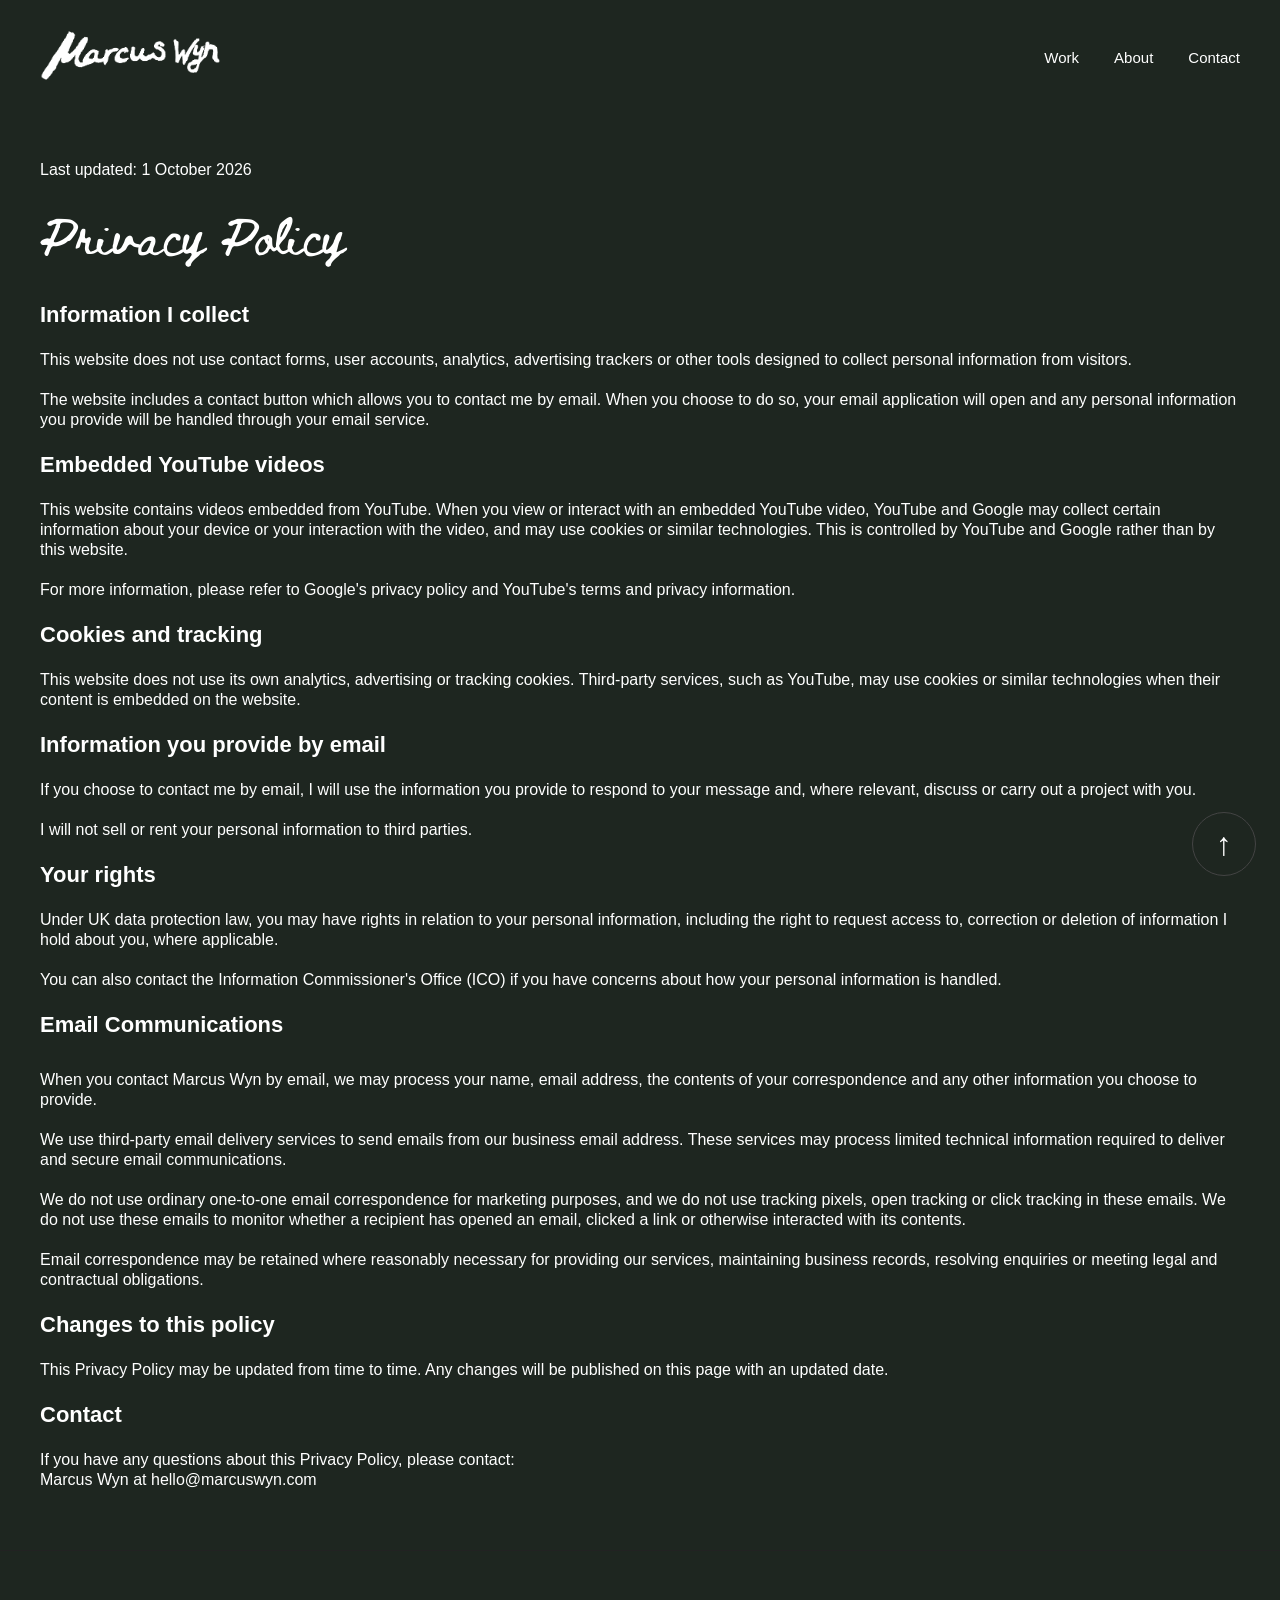
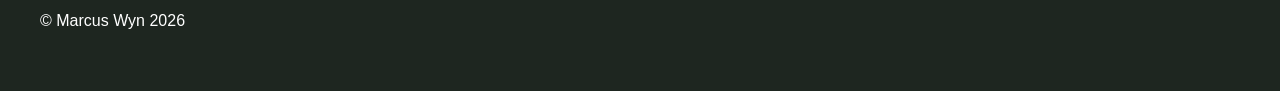
<file: pages/privacy.html>
<!DOCTYPE html>
<html lang="en">
<head>
    <meta charset="UTF-8">
    <meta name="viewport" content="width=device-width, initial-scale=1.0">
	 <link rel="icon" href="images/favicon.ico">
		<link rel="apple-touch-icon" href="/images/apple-touch-icon.png">
	<link rel="icon" type="image/png" sizes="192x192" href="/images/icon-192.png">
<link rel="icon" type="image/png" sizes="512x512" href="/images/icon-512.png">
    <title>Marcus Wyn | Privacy Policy</title>
	
	
	<meta name="description" content="Videographer and documentary filmmaker Marcus Wyn, based in Caithness, North Scotland, creating films for events, businesses and real stories across the Highlands.">
	
	
    <link rel="stylesheet" href="privacy.css">
	
	
<link rel="preconnect" href="https://fonts.googleapis.com">
<link rel="preconnect" href="https://fonts.gstatic.com" crossorigin>
<link href="https://fonts.googleapis.com/css2?family=Beth+Ellen&display=swap" rel="stylesheet">
	
	
	
	<div id="top">
	</head>
	
	
	
	
	
<body>
	
	<!-- NAV BAR -->


	
	<header>
    <div class="header-container">

        <a href="https://www.marcuswyn.com">
            <img id="header-logo" src="images/marcus-wyn-logo.png" alt="Marcus Wyn logo">
        </a>

        <button class="menu-toggle" aria-label="Open menu">
            ☰
        </button>

        <nav id="mobileNav">
            <a href="https://www.marcuswyn.com/#work">Work</a>
            <a href="https://www.marcuswyn.com/#about">About</a>
            <a href="https://www.marcuswyn.com/#contact">Contact</a>
        </nav>

    </div>
</header>

	
	
	
	<!-- HERO -->
	
	
<section class="hero">
    <div class="container hero-grid">
        <div>
            <p class="eyebrow">Last updated: 1 October 2026</p>
            <h2>Privacy Policy</h2>
  </div>

    </div>
</section>

	
	

	
	<section id="privacy" class="section">
    <div class="container">
     

        <p>

			<b><h5>Information I collect</h5></b>
<br>
This website does not use contact forms, user accounts, analytics, advertising trackers or other tools designed to collect personal information from visitors.
			<br>
<br>
The website includes a contact button which allows you to contact me by email. When you choose to do so, your email application will open and any personal information you provide will be handled through your email service.
<br><br>
		<h5><b>Embedded YouTube videos</b></h5>
<Br>
This website contains videos embedded from YouTube.

When you view or interact with an embedded YouTube video, YouTube and Google may collect certain information about your device or your interaction with the video, and may use cookies or similar technologies. This is controlled by YouTube and Google rather than by this website.
<br><br>
For more information, please refer to Google's privacy policy and YouTube's terms and privacy information.
<br><br>
	<h5><b>Cookies and tracking</h5></b>
<br>
This website does not use its own analytics, advertising or tracking cookies.

Third-party services, such as YouTube, may use cookies or similar technologies when their content is embedded on the website.
<br><br>
	<h5><b>Information you provide by email</b></h5>
<br>
If you choose to contact me by email, I will use the information you provide to respond to your message and, where relevant, discuss or carry out a project with you.
<br><br>
I will not sell or rent your personal information to third parties.
<br><br>
	<h5><b>Your rights</h5></b>
<br>
Under UK data protection law, you may have rights in relation to your personal information, including the right to request access to, correction or deletion of information I hold about you, where applicable.
<br><br>
You can also contact the Information Commissioner's Office (ICO) if you have concerns about how your personal information is handled.
<br><br>
			
			
			
						<h5><b>Email Communications</b>
							<br><br></h5>
When you contact Marcus Wyn by email, we may process your name, email address, the contents of your correspondence and any other information you choose to provide.
<Br>
	<br>
We use third-party email delivery services to send emails from our business email address. These services may process limited technical information required to deliver and secure email communications.
<br><br>
We do not use ordinary one-to-one email correspondence for marketing purposes, and we do not use tracking pixels, open tracking or click tracking in these emails. We do not use these emails to monitor whether a recipient has opened an email, clicked a link or otherwise interacted with its contents.
<br><br>
Email correspondence may be retained where reasonably necessary for providing our services, maintaining business records, resolving enquiries or meeting legal and contractual obligations.
<br><br>
			
	<b><h5>Changes to this policy</b></h5>
<br>
This Privacy Policy may be updated from time to time. Any changes will be published on this page with an updated date.
<br><br>
	
<h5><b>Contact</b></h5>
<br>				
If you have any questions about this Privacy Policy, please contact:
<ul>Marcus Wyn at hello@marcuswyn.com</ul>
				
	
		     

</section>
		
	
	
<script>
const header = document.querySelector('header');
const workSection = document.querySelector('.eyebrow');

function updateHeader() {
    const triggerPoint = workSection.offsetTop;

    if (window.scrollY >= triggerPoint && window.scrollY > 0) {
        header.classList.add('scrolled');
    } else {
        header.classList.remove('scrolled');
    }
}

window.addEventListener('scroll', updateHeader);
</script>

	
	
		<script>
const menuBtn = document.querySelector('.menu-toggle');
const nav = document.querySelector('nav');

menuBtn.addEventListener('click', () => {
    nav.classList.toggle('active');
});
</script>
	
	
	
	
	<footer>
    <div class="container">© Marcus Wyn 2026</div>
		
		
<div class="container">
<a href="#top" class="back-to-top" aria-label="Back to top">
    ↑
    </a>
		</div>


</footer>
	
	
	</body>		
</html>
</file>
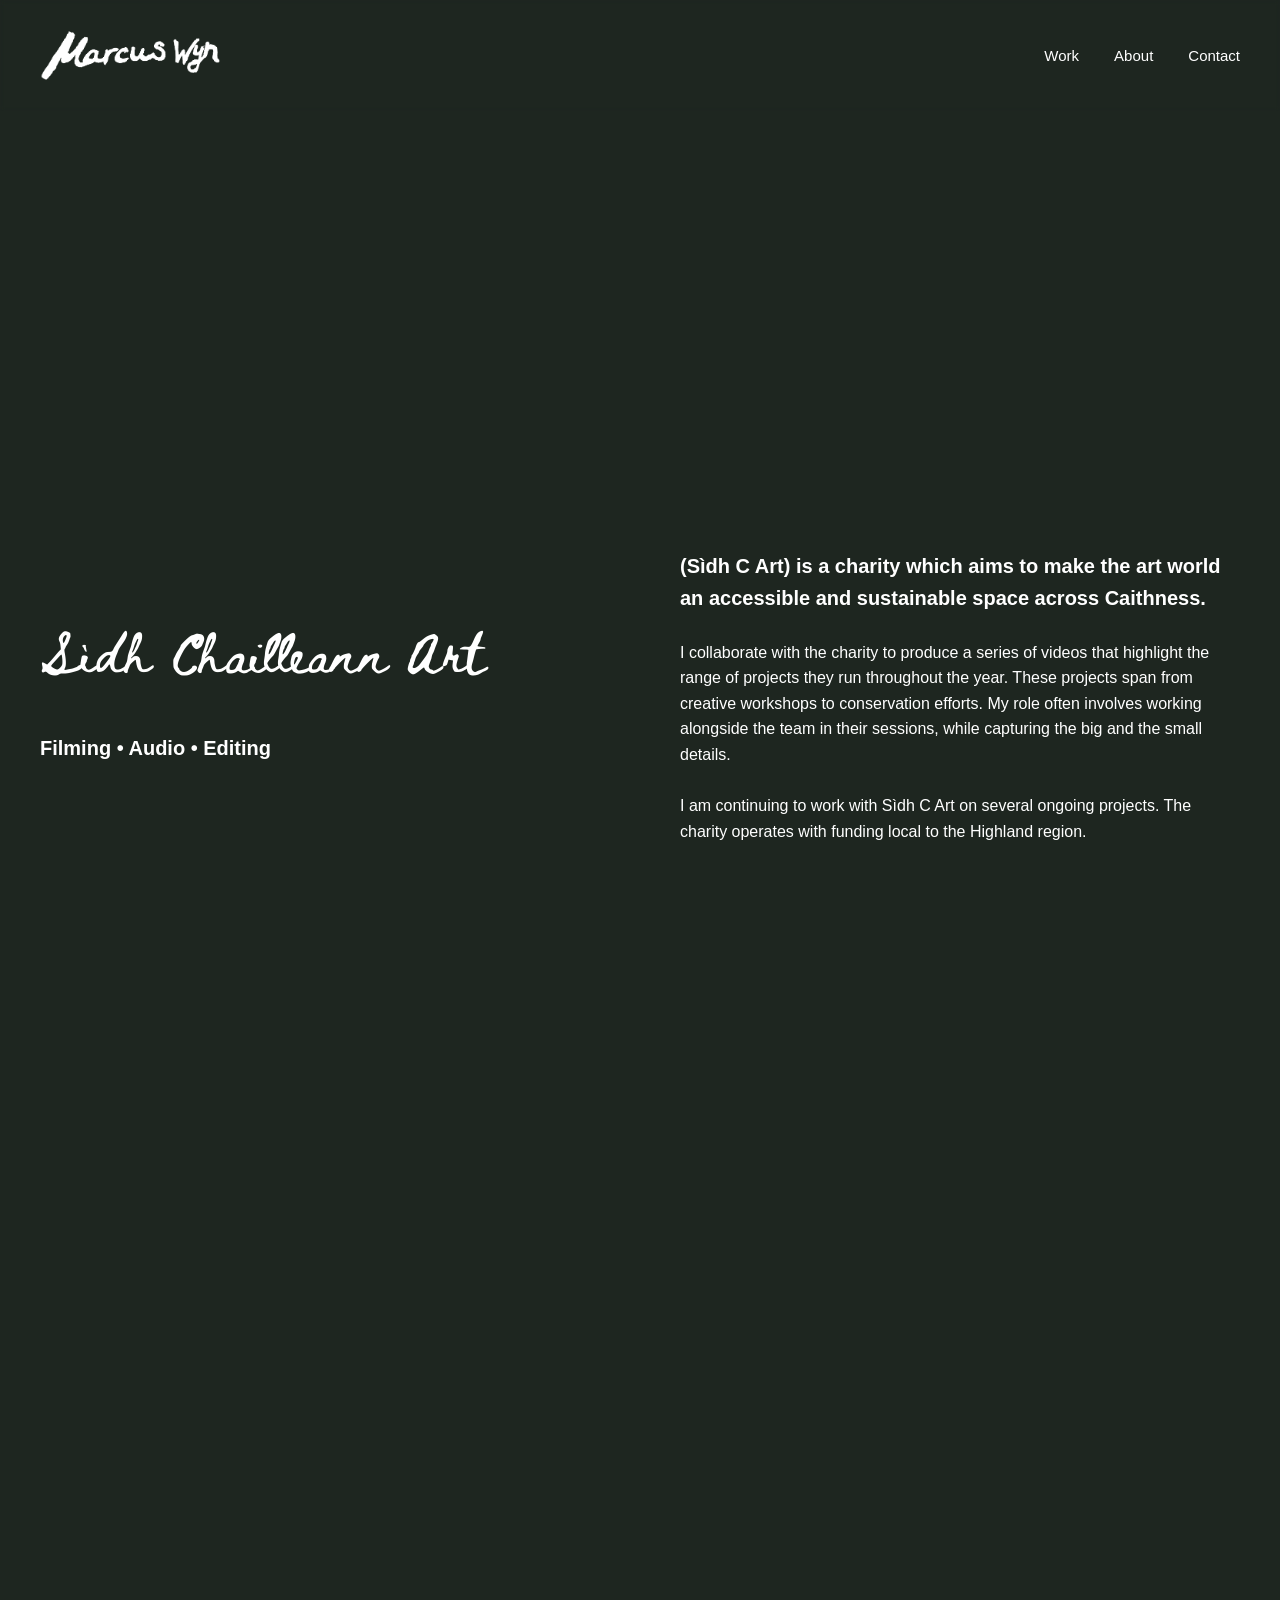
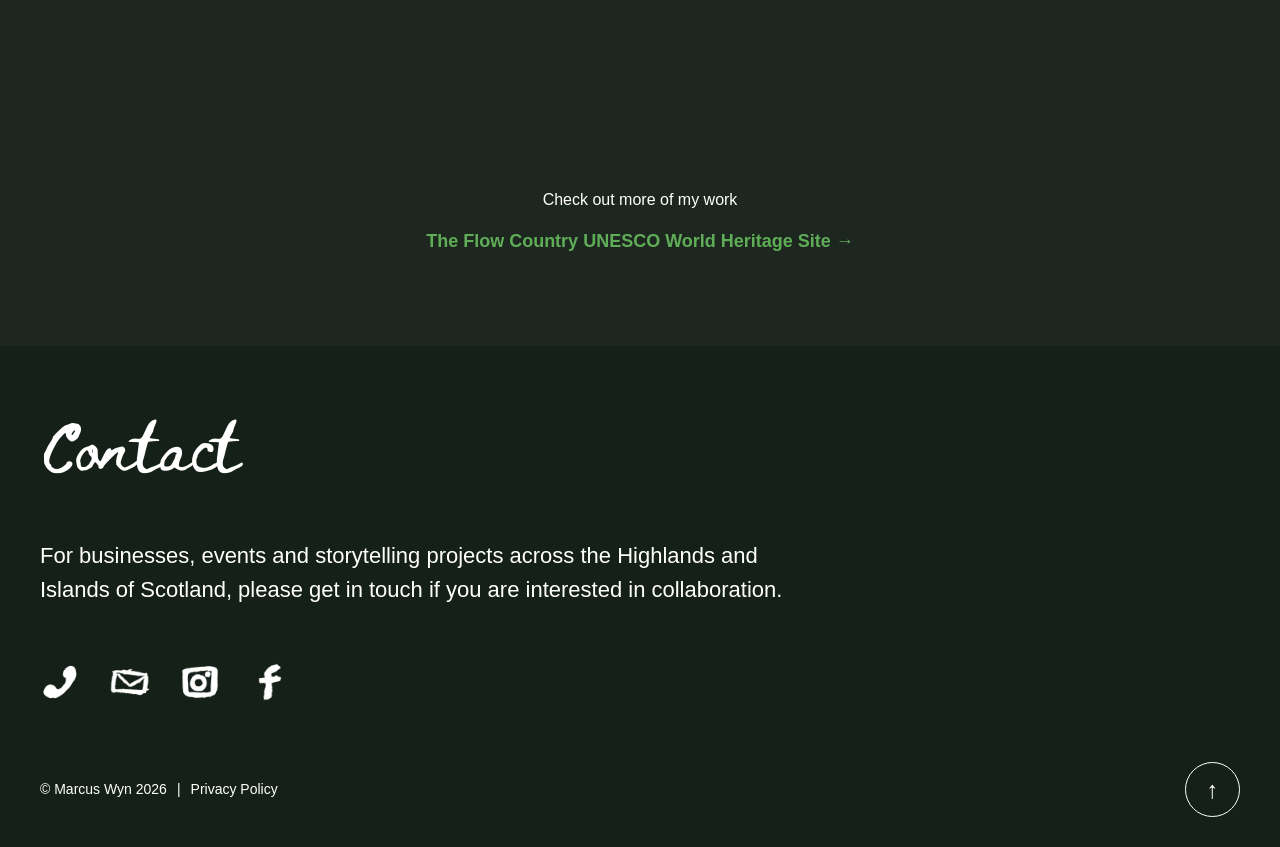
<file: pages/sidhc.html>
<!DOCTYPE html><html lang="en"><head>

    <meta charset="UTF-8">

    <meta name="viewport" content="width=device-width, initial-scale=1.0">

    <link rel="icon" href="images/favicon.ico">
    <link rel="apple-touch-icon" href="/images/apple-touch-icon.png">
    <link rel="icon" type="image/png" sizes="192x192" href="/images/icon-192.png">
    <link rel="icon" type="image/png" sizes="512x512" href="/images/icon-512.png">

    <title>Marcus Wyn | Sìdh Chailleann Art
</title>
	
	<meta name="referrer" content="strict-origin-when-cross-origin">

   <meta name="description" content="Videographer and documentary filmmaker Marcus Wyn, based in Caithness, North Scotland, creating films for events, businesses and real stories across the Highlands.">

    <link rel="canonical" href="https://marcuswyn.com/">

    <link rel="preconnect" href="https://fonts.googleapis.com">
    <link rel="preconnect" href="https://fonts.gstatic.com" crossorigin="">

    <link href="https://fonts.googleapis.com/css2?family=Beth+Ellen&amp;display=swap" rel="stylesheet">

    <link href="projects.css" rel="stylesheet">

</head>


<body id="top">


<!-- ==================================================
     HEADER
================================================== -->

<header class="scrolled">

    <div class="header-container">

        <a href="https://marcuswyn.com/" class="logo-link">
            <img id="header-logo" src="images/marcus-wyn-logo.png" alt="Marcus Wyn">
        </a>


        <button class="menu-toggle" aria-label="Open menu" aria-expanded="false">
            ☰
        </button>


        <nav id="mobileNav">

      <a href="https://marcuswyn.com/#work">Work</a>
			
<a href="https://marcuswyn.com/#about">About</a>

            <a href="#contact">Contact</a>

        </nav>

    </div>

</header>



<!-- ==================================================
     SHOWREEL HERO
================================================== -->

<section class="showreel">

    <video autoplay="" muted="" loop="" playsinline="" poster="images/hero-video.mp4">

        <source src="../images/cop-hero.mp4" type="video/mp4">

  
    </video>

</section>

	
	
<!-- ==================================================
     ABOUT
================================================== -->

<section class="about-section" id="about">

    <div class="about-container">

        <div class="about-text">

          <h2>Sìdh Chailleann Art</h2>
  <h4>Filming • Audio • Editing</h4>
     
        </div>

       <div>
	
					
					
					   <h4> <a href="https://www.sidhchailleannart.com/" target="_blank" rel="noopener">(Sìdh C Art) </a>is a charity which aims to make the art world an accessible and sustainable space across Caithness.</h4>
<br>
<p>I collaborate with the charity to produce a series of videos that highlight the range of projects they run throughout the year. These projects span from creative workshops to conservation efforts. My role often involves working alongside the team in their sessions, while capturing the big and the small details.</p>
<Br>
<p>I am continuing to work with Sìdh C Art on several ongoing projects. The charity operates with funding local to the Highland region.</p>
</p> </div>
    

        </div>

    </div>

</section>

	
<!-- ==================================================
     WORK
================================================== -->

<main>

<section class="work-section" id="work">


    <div class="work-intro-video">

    <a href="https://www.youtube.com/watch?v=qJzzgy3C3yI&amp;t=1s" target="_blank" rel="noopener">

       


    </a>

</div>





<div class="work-grid">

    <article class="work-item">
        <div class="yt-embedd">
            <iframe
                src="https://www.youtube.com/embed/UrtbTqoNC6A"
                title="2026 Highlights"
                referrerpolicy="strict-origin-when-cross-origin"
                allow="accelerometer; autoplay; clipboard-write; encrypted-media; gyroscope; picture-in-picture; web-share"
                allowfullscreen>
            </iframe>
        </div>
        
    </article>

    <article class="work-item">
        <div class="yt-embedd">
            <iframe
                src="https://www.youtube.com/embed/i63zi8FJjL4"
                title="Tree Plant Planning"
                referrerpolicy="strict-origin-when-cross-origin"
                allow="accelerometer; autoplay; clipboard-write; encrypted-media; gyroscope; picture-in-picture; web-share"
                allowfullscreen>
            </iframe>
        </div>
        
    </article>
	
	
	 <article class="work-item">
        <div class="yt-embedd">
            <iframe
                src="https://www.youtube.com/embed/gMEXtlJ0fxM?si=Fpbn6896tXOQzb19"
                title="Carnival of Plants"
                referrerpolicy="strict-origin-when-cross-origin"
                allow="accelerometer; autoplay; clipboard-write; encrypted-media; gyroscope; picture-in-picture; web-share"
                allowfullscreen>
            </iframe>
        </div>
        
    </article>

</div>





	   </section>
	   
	
	
<div class="next-page">
    <p>Check out more of my work</p>
    <a href="https://marcuswyn.com/pages/the-flow-country.html" class="next-page-link">
        The Flow Country UNESCO World Heritage Site →
    </a>
</div>

	
<!-- ==================================================
     CONTACT
================================================== -->

<section id="contact" class="content-section contact-section">

    <div class="content-container">

        <h2>
            Contact
        </h2>


        <p class="contact-intro">
          For businesses, events and storytelling projects across the Highlands and Islands of Scotland, please get in touch if you are interested in collaboration.
      </p>


        <div class="contact-icons">


            <a href="tel:07743750453" aria-label="Call Marcus">

                <img src="../images/tel.png" alt="Phone">

            </a>


            <a href="mailto:hello@marcuswyn.com" aria-label="Email Marcus">

                <img src="../images/mail.png" alt="Email">

            </a>


            <a href="https://www.instagram.com/MARCUSWYN/" target="_blank" rel="noopener" aria-label="Marcus Wyn on Instagram">

                <img src="../images/insta.png" alt="Instagram">

            </a>

   <a href="http://facebook.com/hellomarcuswyn"
                target="_blank"
                rel="noopener"
                aria-label="Marcus Wyn on Facebook"
            >

                <img
                    src="../images/fb.png"
                    alt="Facebook"
                >

              

            </a>
        </div>

    </div>

</section>

</main>



<!-- ==================================================
     FOOTER
================================================== -->

<footer>

    <div class="footer-container">

        <p>
            © Marcus Wyn 2026
            <span>|</span>
            <a href="pages/privacy.html">
                Privacy Policy
            </a>
        </p>


        <a href="#top" class="back-to-top" aria-label="Back to top">
            ↑
        </a>

    </div>

</footer>



<!-- ==================================================
     MOBILE NAVIGATION
================================================== -->

<script>

const menuBtn = document.querySelector('.menu-toggle');

const nav = document.querySelector('#mobileNav');


menuBtn.addEventListener('click', function () {

    nav.classList.toggle('active');

    const isOpen = nav.classList.contains('active');

    menuBtn.setAttribute(
        'aria-expanded',
        isOpen
    );

});


nav.querySelectorAll('a').forEach(function(link) {

    link.addEventListener('click', function() {

        nav.classList.remove('active');

        menuBtn.setAttribute(
            'aria-expanded',
            'false'
        );

    });

});

</script>


	
	
	

<script>
const header = document.querySelector('header');
const workSection = document.querySelector('#work');

function updateHeader() {
    const triggerPoint = workSection.offsetTop;

    if (window.scrollY >= triggerPoint && window.scrollY > 0) {
        header.classList.add('scrolled');
    } else {
        header.classList.remove('scrolled');
    }
}

window.addEventListener('scroll', updateHeader);
</script>





</body></html>
</file>
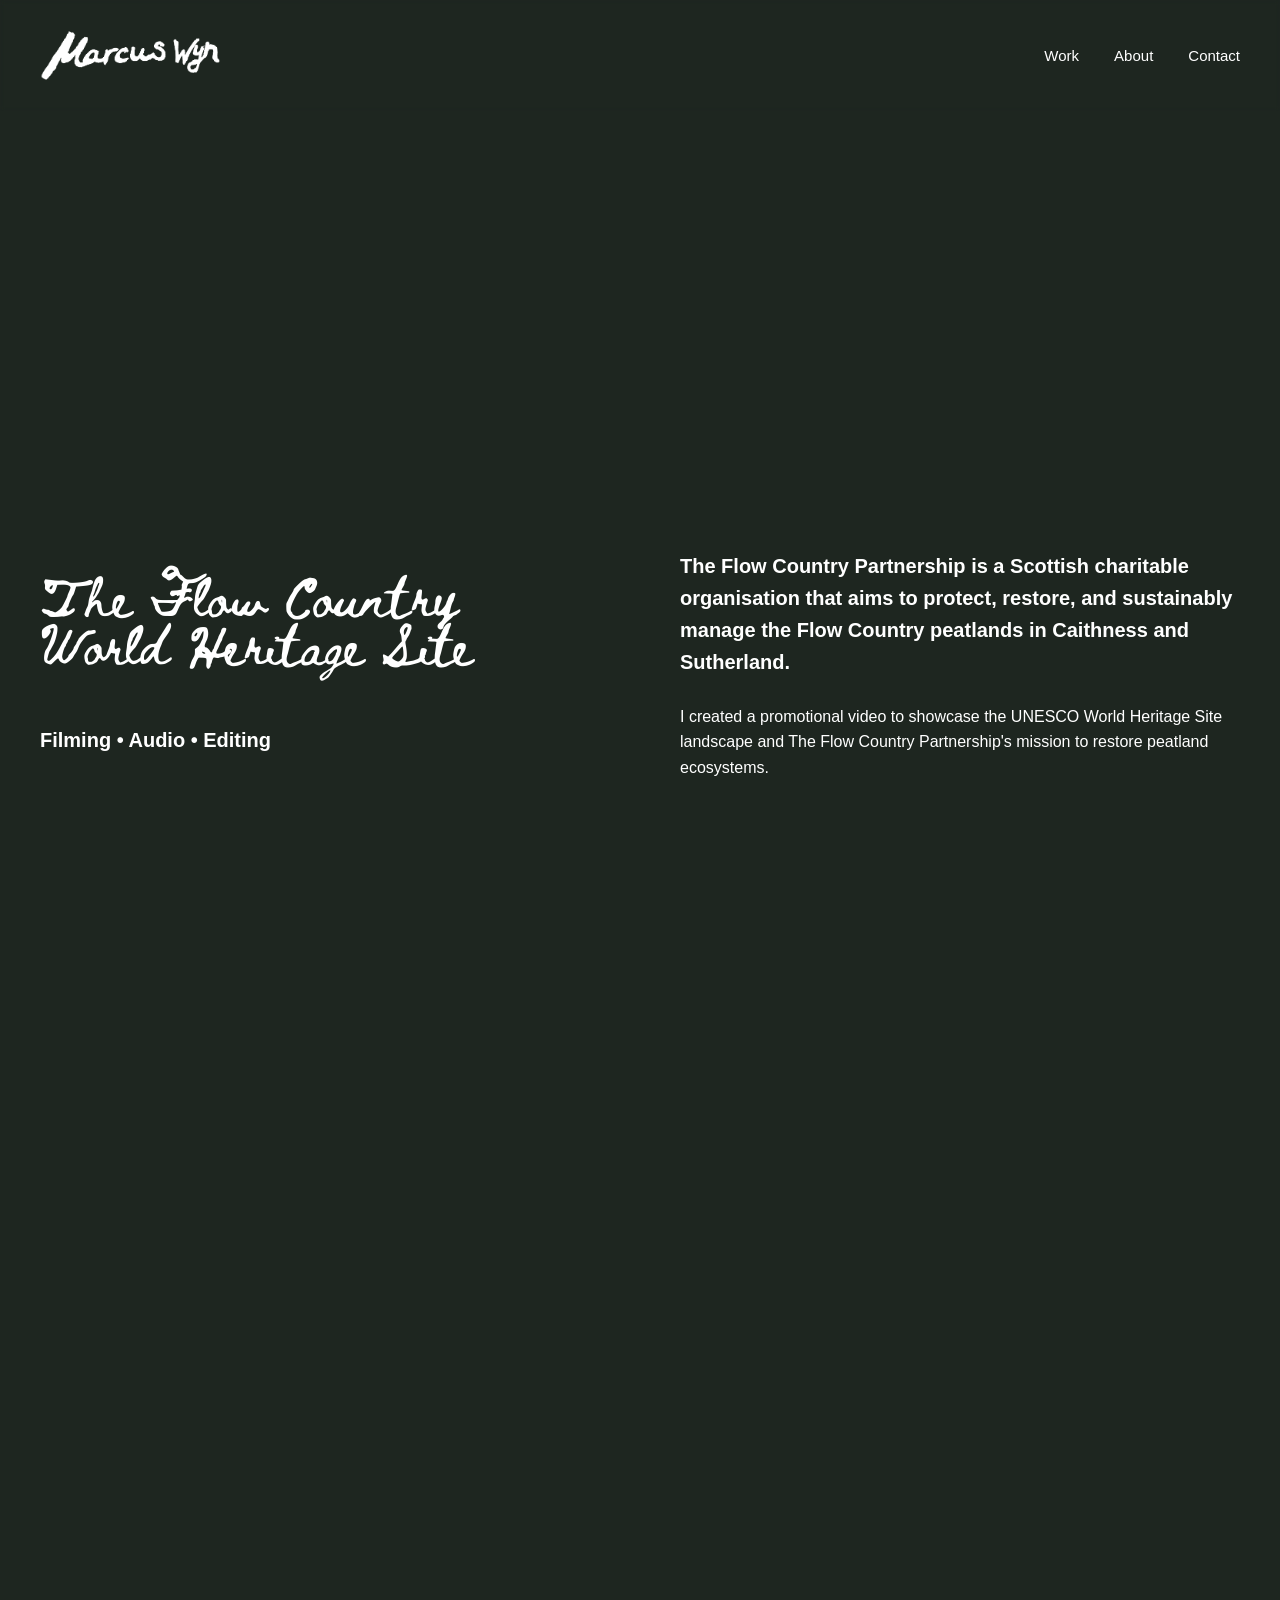
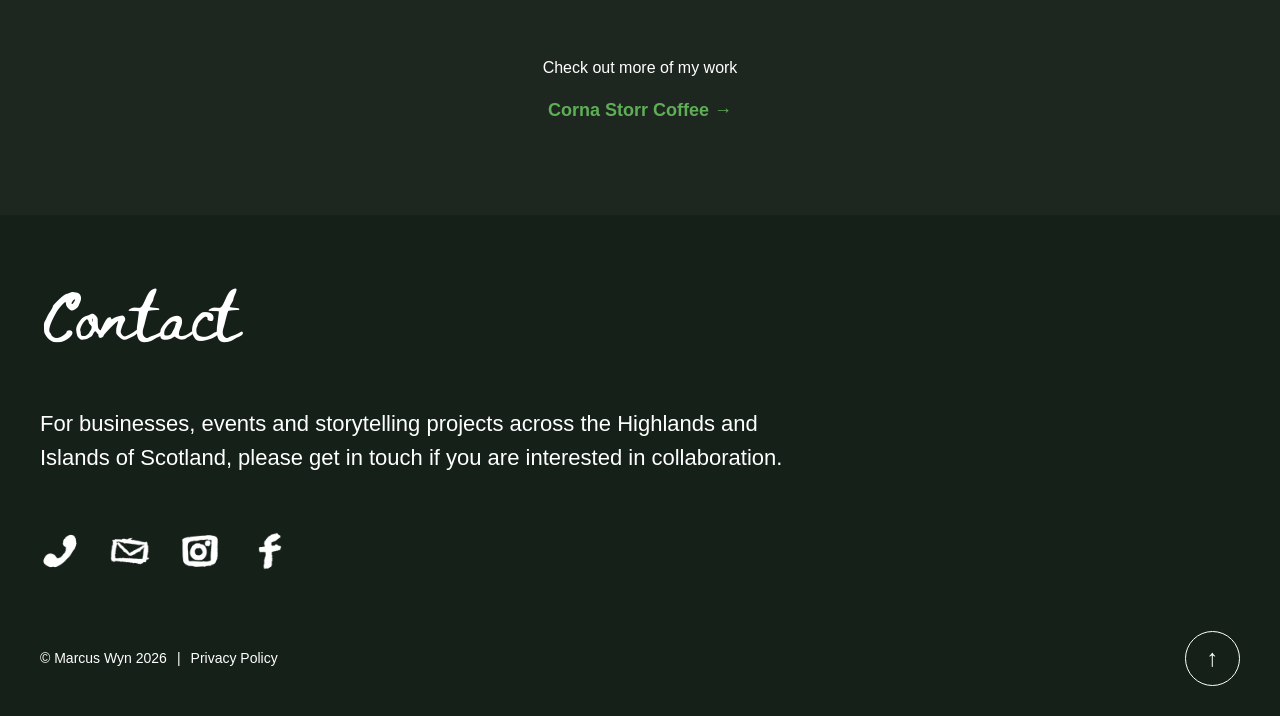
<file: pages/the-flow-country.html>
<!DOCTYPE html><html lang="en"><head>

    <meta charset="UTF-8">

    <meta name="viewport" content="width=device-width, initial-scale=1.0">

    <link rel="icon" href="images/favicon.ico">
    <link rel="apple-touch-icon" href="/images/apple-touch-icon.png">
    <link rel="icon" type="image/png" sizes="192x192" href="/images/icon-192.png">
    <link rel="icon" type="image/png" sizes="512x512" href="/images/icon-512.png">

    <title>Marcus Wyn | The Flow Country
</title>

<meta name="description" content="Videographer and documentary filmmaker Marcus Wyn, based in Caithness, North Scotland, creating films for events, businesses and real stories across the Highlands.">

    <link rel="canonical" href="https://marcuswyn.com/">

    <link rel="preconnect" href="https://fonts.googleapis.com">
    <link rel="preconnect" href="https://fonts.gstatic.com" crossorigin="">

    <link href="https://fonts.googleapis.com/css2?family=Beth+Ellen&amp;display=swap" rel="stylesheet">

    <link href="projects.css" rel="stylesheet">

</head>


<body id="top">


<!-- ==================================================
     HEADER
================================================== -->

<header class="scrolled">

    <div class="header-container">

        <a href="https://marcuswyn.com/" class="logo-link">
            <img id="header-logo" src="images/marcus-wyn-logo.png" alt="Marcus Wyn">
        </a>


        <button class="menu-toggle" aria-label="Open menu" aria-expanded="false">
            ☰
        </button>


        <nav id="mobileNav">

      <a href="https://marcuswyn.com/#work">Work</a>
			
<a href="https://marcuswyn.com/#about">About</a>

            <a href="#contact">Contact</a>

        </nav>

    </div>

</header>



<!-- ==================================================
     SHOWREEL HERO
================================================== -->

<section class="showreel">

    <video autoplay="" muted="" loop="" playsinline="" poster="images/hero-video.mp4">

        <source src="../images/unesco-clip.mp4" type="video/mp4">

  
    </video>

</section>

	
	
<!-- ==================================================
     ABOUT
================================================== -->

<section class="about-section" id="about">

    <div class="about-container">

        <div class="about-text">

          <h2>The Flow Country World Heritage Site</h2>
  <h4>Filming • Audio • Editing</h4>
     
        </div>

       <div>
	
					
					
					   <h4> <a href="https://theflowcountry.org.uk/" target="_blank" rel="noopener">The Flow Country Partnership</a> is a Scottish charitable organisation that aims to protect, restore, and sustainably manage the Flow Country peatlands in Caithness and Sutherland. </h4>
<br>
<p>I created a promotional video to showcase the UNESCO World Heritage Site landscape and The Flow Country Partnership's mission to restore peatland ecosystems.</p>
 </div>
    

        </div>

    </div>

</section>

	
<!-- ==================================================
     WORK
================================================== -->

<main>

<section class="work-section" id="work">


    <div class="work-intro-video">

    <a href="https://www.youtube.com/watch?v=qJzzgy3C3yI&amp;t=1s" target="_blank" rel="noopener">

       


    </a>

</div>


<div class="work-grid solo-grid">

  
<article class="work-item">
    <div class="yt-embedd">
        <iframe
            src="https://www.youtube.com/embed/iYUNzHg_JkQ"
            title="The Flow Country World Heritage Site"
            referrerpolicy="strict-origin-when-cross-origin"
            allow="accelerometer; autoplay; clipboard-write; encrypted-media; gyroscope; picture-in-picture; web-share"
            allowfullscreen>
        </iframe>
    </div>
</article>
	</div>
	   </section>
	
	
	
	
	
	
	
<div class="next-page">
    <p>Check out more of my work</p>
    <a href="https://marcuswyn.com/pages/corna-storr.html" class="next-page-link">
        Corna Storr Coffee →
    </a>
</div>

	
<!-- ==================================================
     CONTACT
================================================== -->

<section id="contact" class="content-section contact-section">

    <div class="content-container">

        <h2>
            Contact
        </h2>


        <p class="contact-intro">
          For businesses, events and storytelling projects across the Highlands and Islands of Scotland, please get in touch if you are interested in collaboration.
      </p>


        <div class="contact-icons">


            <a href="tel:07743750453" aria-label="Call Marcus">

                <img src="../images/tel.png" alt="Phone">

            </a>


            <a href="mailto:hello@marcuswyn.com" aria-label="Email Marcus">

                <img src="../images/mail.png" alt="Email">

            </a>


            <a href="https://www.instagram.com/MARCUSWYN/" target="_blank" rel="noopener" aria-label="Marcus Wyn on Instagram">

                <img src="../images/insta.png" alt="Instagram">

            </a>

   <a href="http://facebook.com/hellomarcuswyn"
                target="_blank"
                rel="noopener"
                aria-label="Marcus Wyn on Facebook"
            >

                <img
                    src="../images/fb.png"
                    alt="Facebook"
                >

              

            </a>
        </div>

    </div>

</section>

</main>



<!-- ==================================================
     FOOTER
================================================== -->

<footer>

    <div class="footer-container">

        <p>
            © Marcus Wyn 2026
            <span>|</span>
            <a href="pages/privacy.html">
                Privacy Policy
            </a>
        </p>


        <a href="#top" class="back-to-top" aria-label="Back to top">
            ↑
        </a>

    </div>

</footer>



<!-- ==================================================
     MOBILE NAVIGATION
================================================== -->

<script>

const menuBtn = document.querySelector('.menu-toggle');

const nav = document.querySelector('#mobileNav');


menuBtn.addEventListener('click', function () {

    nav.classList.toggle('active');

    const isOpen = nav.classList.contains('active');

    menuBtn.setAttribute(
        'aria-expanded',
        isOpen
    );

});


nav.querySelectorAll('a').forEach(function(link) {

    link.addEventListener('click', function() {

        nav.classList.remove('active');

        menuBtn.setAttribute(
            'aria-expanded',
            'false'
        );

    });

});

</script>


	
	
	

<script>
const header = document.querySelector('header');
const workSection = document.querySelector('#work');

function updateHeader() {
    const triggerPoint = workSection.offsetTop;

    if (window.scrollY >= triggerPoint && window.scrollY > 0) {
        header.classList.add('scrolled');
    } else {
        header.classList.remove('scrolled');
    }
}

window.addEventListener('scroll', updateHeader);
</script>





</body></html>
</file>
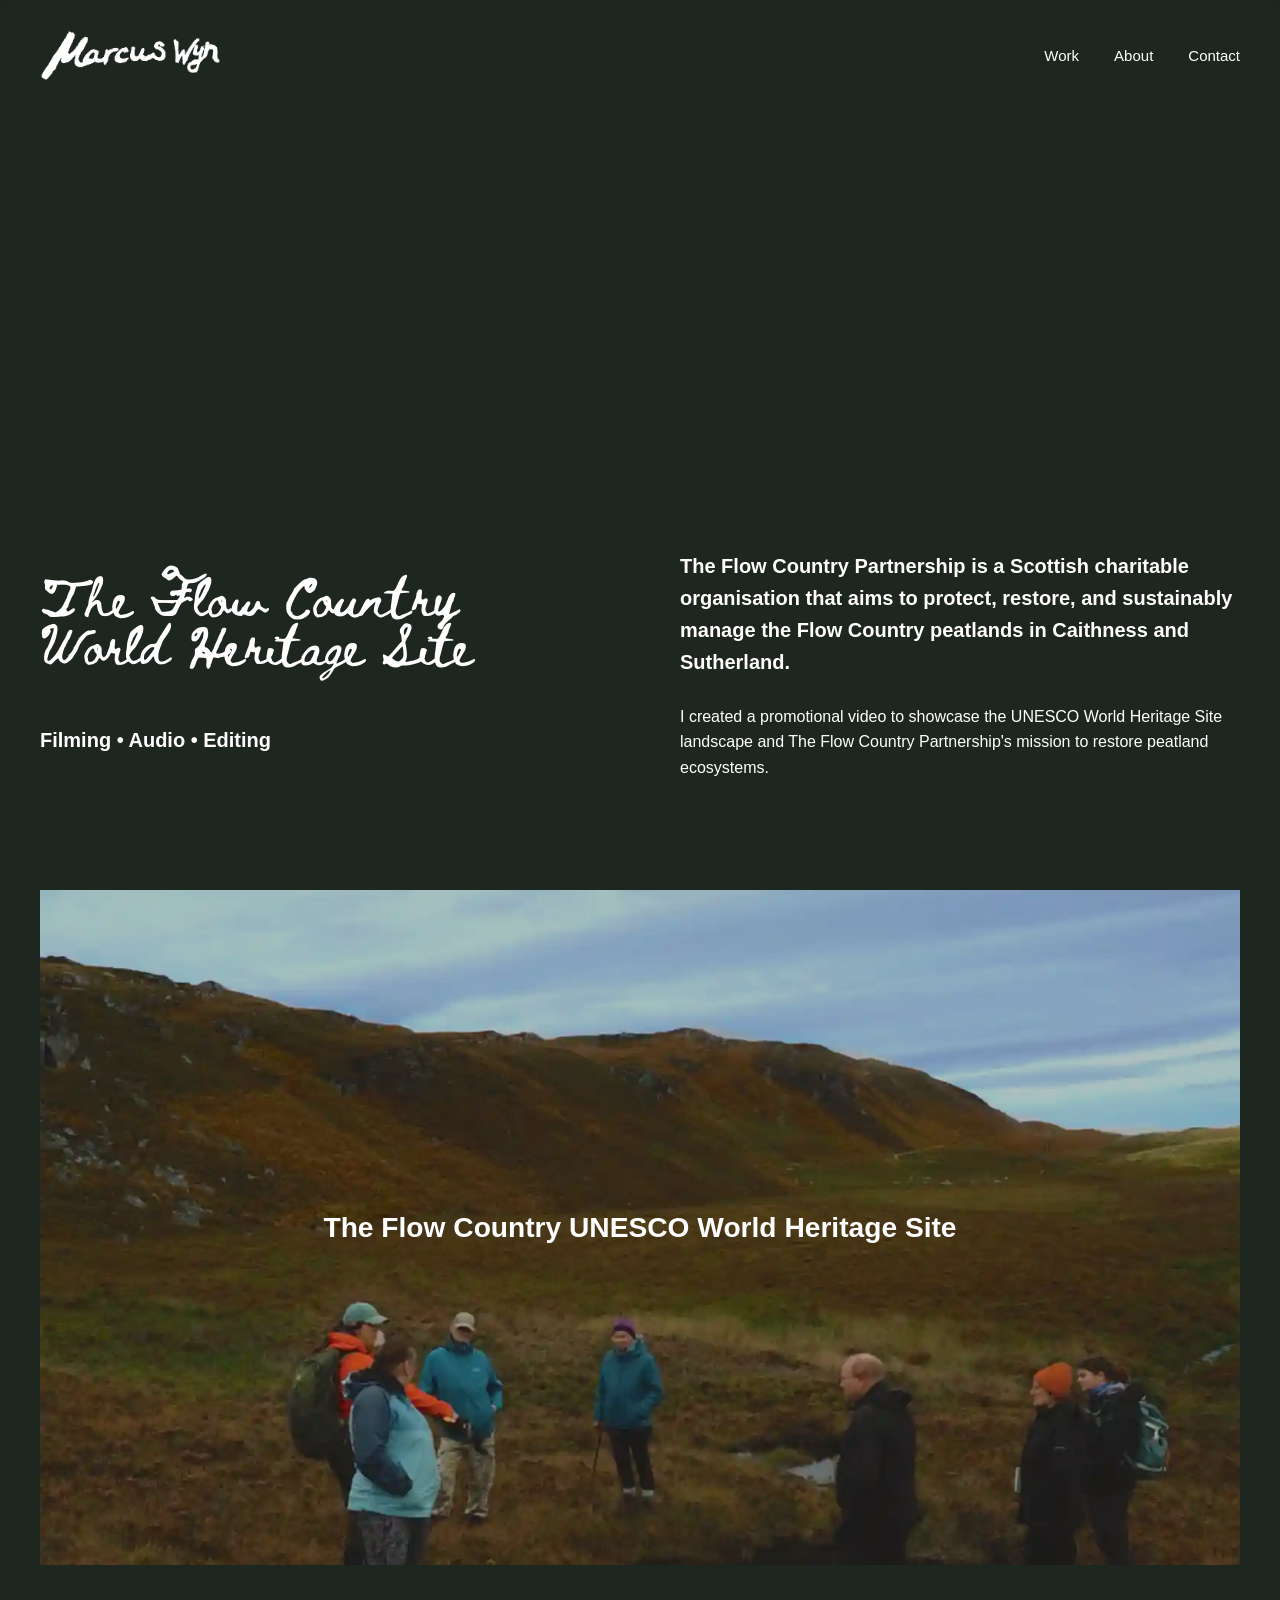
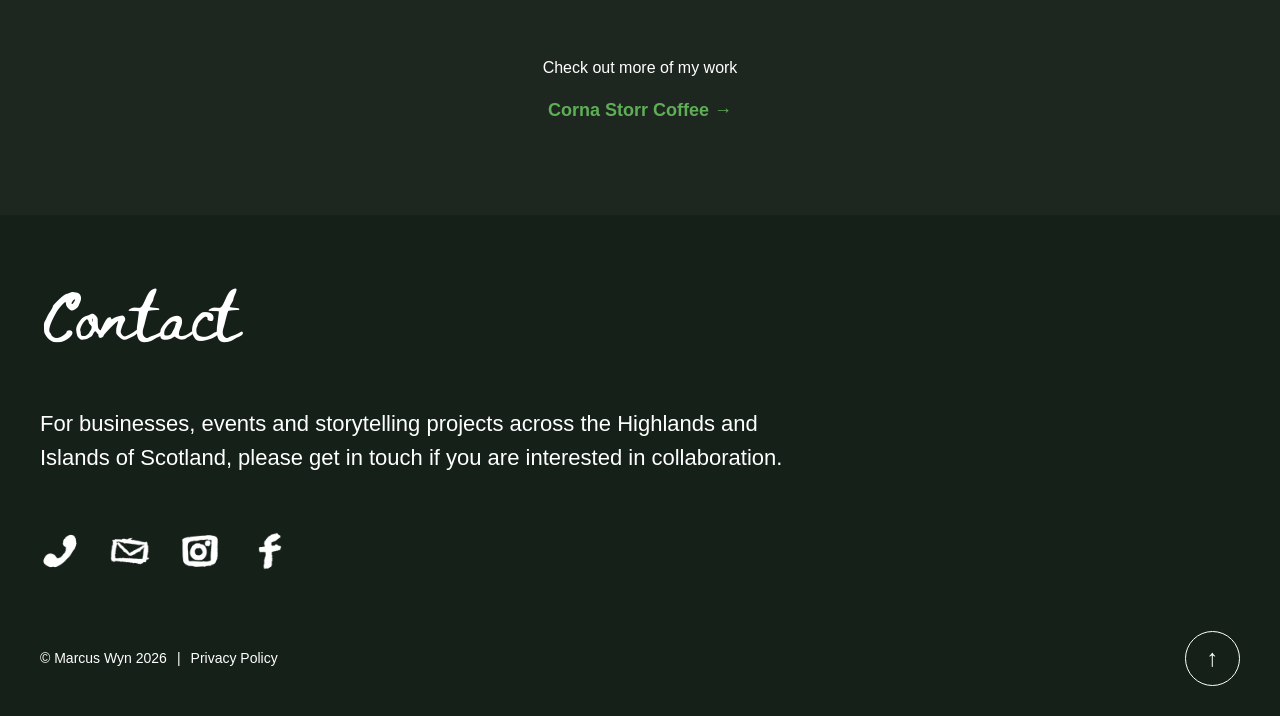
<file: pages/UNESCO.html>
<!DOCTYPE html><html lang="en"><head>

    <meta charset="UTF-8">

    <meta name="viewport" content="width=device-width, initial-scale=1.0">

    <link rel="icon" href="images/favicon.ico">
    <link rel="apple-touch-icon" href="/images/apple-touch-icon.png">
    <link rel="icon" type="image/png" sizes="192x192" href="/images/icon-192.png">
    <link rel="icon" type="image/png" sizes="512x512" href="/images/icon-512.png">

    <title>Marcus Wyn | Sìdh Chailleann Art
</title>

    <meta name="description" content="Videographer and documentary filmmaker Marcus Wyn, based in the Highlands, creating films for events, businesses and real stories across Scotland.">

    <link rel="canonical" href="https://marcuswyn.com/">

    <link rel="preconnect" href="https://fonts.googleapis.com">
    <link rel="preconnect" href="https://fonts.gstatic.com" crossorigin="">

    <link href="https://fonts.googleapis.com/css2?family=Beth+Ellen&amp;display=swap" rel="stylesheet">

    <link href="projects.css" rel="stylesheet">

</head>


<body id="top">


<!-- ==================================================
     HEADER
================================================== -->

<header class="scrolled">

    <div class="header-container">

        <a href="https://marcuswyn.com/" class="logo-link">
            <img id="header-logo" src="images/marcus-wyn-logo.png" alt="Marcus Wyn">
        </a>


        <button class="menu-toggle" aria-label="Open menu" aria-expanded="false">
            ☰
        </button>


        <nav id="mobileNav">

      <a href="https://marcuswyn.com/#work">Work</a>
			
<a href="https://marcuswyn.com/#about">About</a>

            <a href="#contact">Contact</a>

        </nav>

    </div>

</header>



<!-- ==================================================
     SHOWREEL HERO
================================================== -->

<section class="showreel">

    <video autoplay="" muted="" loop="" playsinline="" poster="images/hero-video.mp4">

        <source src="../images/unesco-clip.mp4" type="video/mp4">

  
    </video>

</section>

	
	
<!-- ==================================================
     ABOUT
================================================== -->

<section class="about-section" id="about">

    <div class="about-container">

        <div class="about-text">

          <h2>The Flow Country World Heritage Site</h2>
  <h4>Filming • Audio • Editing</h4>
     
        </div>

       <div>
	
					
					
					   <h4> <a href="https://theflowcountry.org.uk/" target="_blank" rel="noopener">The Flow Country Partnership</a> is a Scottish charitable organisation that aims to protect, restore, and sustainably manage the Flow Country peatlands in Caithness and Sutherland. </h4>
<br>
<p>I created a promotional video to showcase the UNESCO World Heritage Site landscape and The Flow Country Partnership's mission to restore peatland ecosystems.</p>
 </div>
    

        </div>

    </div>

</section>

	
<!-- ==================================================
     WORK
================================================== -->

<main>

<section class="work-section" id="work">


    <div class="work-intro-video">

    <a href="https://www.youtube.com/watch?v=qJzzgy3C3yI&amp;t=1s" target="_blank" rel="noopener">

       


    </a>

</div>



   <div class="work-grid solo-grid">
<article class="work-item">
    <a href="https://www.youtube.com/watch?v=iYUNzHg_JkQ" target="_blank" rel="noopener">
        <div class="work-image">
            <img src="../images/unesco.webp" alt="2026 Highlights" loading="lazy">

            <div class="work-image-overlay">
                <h3>The Flow Country UNESCO World Heritage Site</h3>
            </div>
        </div>

    </a>
</article>


  
	   </section>
	   
	
	
<div class="next-page">
    <p>Check out more of my work</p>
    <a href="hhttps://marcuswyn.com/" class="next-page-link">
        Corna Storr Coffee →
    </a>
</div>

	
<!-- ==================================================
     CONTACT
================================================== -->

<section id="contact" class="content-section contact-section">

    <div class="content-container">

        <h2>
            Contact
        </h2>


        <p class="contact-intro">
          For businesses, events and storytelling projects across the Highlands and Islands of Scotland, please get in touch if you are interested in collaboration.
      </p>


        <div class="contact-icons">


            <a href="tel:07743750453" aria-label="Call Marcus">

                <img src="../images/tel.png" alt="Phone">

            </a>


            <a href="mailto:hello@marcuswyn.com" aria-label="Email Marcus">

                <img src="../images/mail.png" alt="Email">

            </a>


            <a href="https://www.instagram.com/MARCUSWYN/" target="_blank" rel="noopener" aria-label="Marcus Wyn on Instagram">

                <img src="../images/insta.png" alt="Instagram">

            </a>

   <a href="http://facebook.com/hellomarcuswyn"
                target="_blank"
                rel="noopener"
                aria-label="Marcus Wyn on Facebook"
            >

                <img
                    src="../images/fb.png"
                    alt="Facebook"
                >

              

            </a>
        </div>

    </div>

</section>

</main>



<!-- ==================================================
     FOOTER
================================================== -->

<footer>

    <div class="footer-container">

        <p>
            © Marcus Wyn 2026
            <span>|</span>
            <a href="pages/privacy.html">
                Privacy Policy
            </a>
        </p>


        <a href="#top" class="back-to-top" aria-label="Back to top">
            ↑
        </a>

    </div>

</footer>



<!-- ==================================================
     MOBILE NAVIGATION
================================================== -->

<script>

const menuBtn = document.querySelector('.menu-toggle');

const nav = document.querySelector('#mobileNav');


menuBtn.addEventListener('click', function () {

    nav.classList.toggle('active');

    const isOpen = nav.classList.contains('active');

    menuBtn.setAttribute(
        'aria-expanded',
        isOpen
    );

});


nav.querySelectorAll('a').forEach(function(link) {

    link.addEventListener('click', function() {

        nav.classList.remove('active');

        menuBtn.setAttribute(
            'aria-expanded',
            'false'
        );

    });

});

</script>


	
	
	

<script>
const header = document.querySelector('header');
const workSection = document.querySelector('#work');

function updateHeader() {
    const triggerPoint = workSection.offsetTop;

    if (window.scrollY >= triggerPoint && window.scrollY > 0) {
        header.classList.add('scrolled');
    } else {
        header.classList.remove('scrolled');
    }
}

window.addEventListener('scroll', updateHeader);
</script>





</body></html>
</file>
<file: styles.css>
/* ==================================================
   RESET
================================================== */

* {
    margin: 0;
    padding: 0;
    box-sizing: border-box;
}


html {
    scroll-behavior: smooth;
}


body {
    font-family: Arial, sans-serif;
    font-size: 16px;
    font-weight: 300;
    line-height: 1.6;

    background: #1e2620;
    color: #ffffff;
}


img {
    max-width: 100%;
    display: block;
}


a {
    color: inherit;
    text-decoration: none;
}


a:hover {
    color: #5FAD56;
}


::selection {
    background: #5FAD56;
    color: #ffffff;
}


/* ==================================================
   HEADER
================================================== */




header {
    position: fixed;
    top: 0;
    left: 0;
    width: 100%;
    z-index: 1000;
    background: transparent;
    backdrop-filter: blur(2px);
    -webkit-backdrop-filter: blur(2px);
    padding: 25px 0;
    transition: background 0.3s ease;
}

header.scrolled {
    background: transparent;
    backdrop-filter: blur(2px);
    -webkit-backdrop-filter: blur(2px);
}








.header-container {
    width: min(1400px, calc(100% - 80px));

    margin: 0 auto;

    display: flex;

    align-items: center;

    justify-content: space-between;
}


.logo-link {
    display: block;
}


#header-logo {
    width: 180px;
    height: auto;
}


nav {
    display: flex;

    align-items: center;

    gap: 35px;
}


nav a {
    color: #ffffff;

    font-size: 15px;

    transition: color 0.3s ease;
}


nav a:hover {
    color: #5FAD56;
}


.menu-toggle {
    display: none;

    background: none;

    border: none;

    color: #ffffff;

    font-size: 28px;

    cursor: pointer;
}


/* ==================================================
   SHOWREEL
================================================== */




.hero-text {
    position: absolute;
    top: 50%;
    left: 8%;
    transform: translateY(-50%);
    z-index: 2;
    color: #fff;
    max-width: 700px;
}

.hero-text h1 {
    font-size: clamp(2.5rem, 5vw, 5rem);
    line-height: 1.05;
    margin: 0 0 20px;
    font-family: "Beth Ellen", cursive;
}

.hero-text p {
    font-size: 1.2rem;
    line-height: 2;
    margin: 0;
	 font-family: "Beth Ellen", cursive;
}

.hero-p {
	font-size: 40px !important;
}

@media (max-width: 600px) {
    .hero-text {
        left: 6%;
        right: 6%;
    }

    .hero-text h1 {
        font-size: 2.5rem;
    }

    .hero-text p {
        font-size: 1rem;
    }
}


..showreel {
    position: relative;
    width: 100%;
    height: 100vh;
    overflow: hidden;
    background: #111;
}

.showreel video {
    width: 100%;
    height: 100%;
    display: block;
    object-fit: cover;
}


/*
   Subtle overlay to make the text readable
*/

.showreel::after {
    content: "";

    position: absolute;

    inset: 0;

    
    pointer-events: none;
}


.showreel-overlay {
    position: absolute;

    inset: 0;

    z-index: 2;

    padding: 60px;

    display: flex;

    flex-direction: column;

    justify-content: flex-end;
}


.showreel-title {
    margin-bottom: 70px;
}


.showreel-title h1 {
    font-family: "Beth Ellen", cursive;

    font-size: clamp(50px, 7vw, 105px);

    font-weight: 400;

    line-height: 1.1;

    color: #ffffff;
}


.showreel-title p {
    margin-top: 20px;

    font-size: 21px;

    line-height: 1.4;

    color: #ffffff;
}


.scroll-indicator {
    position: absolute;

    right: 60px;

    bottom: 35px;

    display: flex;

    align-items: center;

    gap: 12px;

    font-size: 12px;

    text-transform: uppercase;

    letter-spacing: 1.5px;

    color: #ffffff;
}


.scroll-arrow {
    font-size: 20px;
}


/* ==================================================
   WORK
================================================== */

.work-section {
   padding: 90px 0 90px;
}


.work-intro {
    width: min(850px, calc(100% - 80px));

    margin: 0 auto 130px;
}


.eyebrow {
    margin-bottom: 25px;

    font-size: 12px;

    text-transform: uppercase;

    letter-spacing: 2px;

    color: #9da79f;
}


.work-intro h2 {
    font-size: clamp(34px, 4vw, 58px);

    font-weight: 300;

    line-height: 1.15;

    color: #ffffff;
}


/* ==================================================
   WORK GRID
================================================== */

.work-grid {
    width: min(1400px, calc(100% - 80px));
    margin: 0 auto;
    display: grid;
    grid-template-columns: repeat(2, minmax(0, 1fr));
    gap: 90px 40px;
}


.work-item {
    width: 100%;
}


/*
   Alternating sizes make the portfolio feel
   more editorial rather than like a card grid.
*/

.work-grid {
    width: min(1400px, calc(100% - 80px));
    margin: 0 auto;

    display: grid;
    grid-template-columns: repeat(2, 1fr);
    gap: 90px 40px;
}

.work-item {
    width: 100%;
}


/* ==================================================
   WORK IMAGES
================================================== */


/* Rustic project frames */
.work-grid article,
.about-image {
    position: relative;
    isolation: isolate;
}



/* Fine inner edge */
.work-grid article::after,
.about-image::after {
    content: "";
    position: absolute;
    inset: 5px;
    z-index: 2;
    border: 1px solid rgba(225, 213, 177, 0.3);
    pointer-events: none;
    transition: border-color 0.3s ease;
}

/* Subtle hover treatment */
.work-grid article:hover::before,
.about-image:hover::before {
    background: #5C4033;
}

.work-grid article:hover::after,
.about-image:hover::after {
    border-color: rgba(225, 213, 177, 0.65);
}



.work-image {
    position: relative;
    width: 100%;
    aspect-ratio: 16 / 9;
    overflow: hidden;
    background: #151b17;
}

.work-image img {
    position: absolute;
    inset: 0;
    width: 100%;
    height: 100%;
    object-fit: cover;
    display: block;
    transition: transform 0.7s ease, opacity 0.4s ease;
}

.work-image-overlay {
    position: absolute;
    inset: 0;
    display: flex;
    align-items: center;
    justify-content: center;
    padding: 20px;
    background: rgba(0, 0, 0, 0.25);
    text-align: center;
    pointer-events: none;
}

.work-image-overlay h3 {
    color: #fff;
    font-size: clamp(20px, 2.2vw, 34px);
    font-weight: 700;
    line-height: 1.3;
}

.work-item a:hover .work-image img {
    transform: scale(1.025);
    opacity: 0.9;
}

.work-item a:hover .work-image-overlay {
    background: rgba(0, 0, 0, 0.4);
}



#work {
    scroll-margin-top: 100px;
}


/* ==================================================
   WORK DETAILS
================================================== */

.work-details {
    padding-top: 20px;
}


.work-details h3 {
    font-size: 23px;

    font-weight: 400;

    line-height: 1.3;

    color: #ffffff;
}


.work-details p {
    margin-top: 7px;

    font-size: 12px;

    text-transform: uppercase;

    letter-spacing: 1.2px;

    color: #9da79f;
}


/* ==================================================
   DIVIDER
================================================== */

.divider {
    width: 100%;

    height: 1px;

    background: #3d5943;
}


/* ==================================================
   ABOUT / CONTENT SECTIONS
================================================== */

.content-section {
    padding: 140px 0;
}


.content-container {
    width: min(1400px, calc(100% - 80px));
    margin: 0 auto;
}


.content-container > h2 {
    font-family: "Beth Ellen", cursive;

    font-size: 48px;

    font-weight: 400;

    line-height: 1.2;

    margin-bottom: 65px;
}


/* ==================================================
   ABOUT TEXT
================================================== */

.about-text {
    column-count: 1;

    column-gap: 90px;

    font-size: 16px;

    line-height: 1.75;
}


.about-text p {
    margin-bottom: 30px;
}



/* ==================================================
   ABOUT
================================================== */

.about-section {
    padding: 100px 0;
}

.about-container {
    width: min(1400px, calc(100% - 80px));
    margin: 0 auto;

    display: grid;
    grid-template-columns: 1fr 1fr;
    gap: 80px;

    align-items: center;
}

.about-text h2 {
    font-family: "Beth Ellen", cursive;
    font-size: 48px;
    font-weight: 400;
    line-height: 1.2;
    margin-bottom: 55px;
}

.about-text h3 {
    font-size: 28px;
    font-weight: 400;
    line-height: 1.3;
    margin-bottom: 25px;
}

.about-text p {
    max-width: 650px;
    font-size: 18px;
    line-height: 1.7;
}

.about-image img {
    width: 100%;
    display: block;
}

.about-image p {
    margin-top: 10px;
    font-size: 12px;
    color: #9da79f;
}

#about {
    scroll-margin-top: 0px;
}

/* ==================================================
   CONTACT
================================================== */

.contact-section {
	padding-top: 70px;
    padding-bottom: 20px;
	   background: #152019;
	
	
}


.contact-intro {
    max-width: 750px;

    font-size: 22px;

    line-height: 1.55;

    margin-bottom: 55px;
}


.contact-icons {
    display: flex;

    align-items: center;

    gap: 30px;
}


.contact-icons a {
    display: block;
}


.contact-icons img {
    width: 40px;

    height: auto;

    transition:
        transform 0.2s ease,
        opacity 0.2s ease;
}


.contact-icons a:hover img {
    transform: translateY(-3px);

    opacity: 0.7;
}


/* ==================================================
   FOOTER
================================================== */

footer {
   background: #152019;
    padding: 40px 0 30px;
}


.footer-container {
    width: min(1400px, calc(100% - 80px));

    margin: 0 auto;

    display: flex;

    align-items: center;

    justify-content: space-between;
}


.footer-container p {
    display: flex;

    align-items: center;

    gap: 10px;

    flex-wrap: wrap;

    font-size: 14px;
}


.footer-container a {
    color: #ffffff;
}


.footer-container a:hover {
    color: #5FAD56;
}


/* ==================================================
   BACK TO TOP
================================================== */

.back-to-top {
    width: 55px;
    height: 55px;
    display: flex;
    align-items: center;
    justify-content: center;

    border: 1px solid #ffffff;
    border-radius: 50%;

    background: transparent;
    color: #ffffff;

    font-size: 24px;
    line-height: 1;

    transition: transform 0.3s ease, background 0.3s ease;
}

.back-to-top:hover {
    transform: translateY(-4px);
    background: #ffffff;
    color: #152019;
}


/* ==================================================
   TABLET
================================================== */

@media (max-width : 1247px ){


    .header-container,
    .work-grid,
    .content-container,
    .footer-container {
        width: calc(100% - 50px);
    }


    .work-grid {
    grid-template-columns: repeat(2, minmax(0, 1fr));
    column-gap: 25px;
    row-gap: 80px;
}


    .work-item:nth-child(1),
    .work-item:nth-child(4),
    .work-item:nth-child(7) {
        grid-column: span 1;
    }



}


/* ==================================================
   MOBILE
================================================== */

@media (max-width: 768px) {
	
	
	


    /* HEADER */

    header {
        padding: 20px 0;
    }

	

	

    .header-container {
        width: calc(100% - 40px);
    }


    #header-logo {
        width: 150px;
    }


    .menu-toggle {
        display: block;
    }


    nav {
        display: none;
    }

	


    nav.active {
        position: absolute;

        top: 100%;

        right: 20px;

        width: 200px;

        display: flex;

        flex-direction: column;

        align-items: flex-start;

        gap: 18px;

        padding: 22px;

  background: #152019;

        border-radius: 0 0 10px 10px;
    }


    /* SHOWREEL */
	
	
	

    .showreel {
        height: calc(100svh - 75px);

        min-height: 550px;
    }


    .showreel-overlay {
        padding: 30px 20px;
    }


    .showreel-title {
        margin-bottom: 60px;
    }


    .showreel-title h1 {
        font-size: 48px;

        line-height: 1.15;
    }


    .showreel-title p {
        font-size: 17px;

        max-width: 300px;
    }


    .scroll-indicator {
        right: 20px;

        bottom: 25px;
    }


    /* WORK */

    .work-section {
        padding: 100px 0 140px;
    }


    .work-intro {
        width: calc(100% - 40px);

        margin-bottom: 70px;
    }


    .work-intro h2 {
        font-size: 32px;
    }


    .work-grid {
        width: calc(100% - 40px);

        grid-template-columns: 1fr;

        row-gap: 75px;
    }


    .work-details {
        padding-top: 15px;
    }


    .work-details h3 {
        font-size: 20px;
    }


    .work-details p {
        font-size: 11px;
    }
	


    /* CONTENT */

    .content-section {
        padding: 90px 0;
    }


    .content-container {
        width: calc(100% - 40px);
    }


    .content-container > h2 {
        font-size: 38px;

        margin-bottom: 40px;
    }


    /* ABOUT - MOBILE */

.about-section {
    padding: 90px 0;
}

.about-container {
    width: calc(100% - 40px);
    display: flex;
    flex-direction: column;
    gap: 50px;
}

.about-text {
    width: 100%;
    column-count: 1;
    column-gap: 0;
    font-size: 17px;
    line-height: 1.7;
}

.about-text h2 {
    font-size: 38px;
    margin-bottom: 45px;
}

.about-text h3 {
    font-size: 25px;
    line-height: 1.3;
    margin-bottom: 25px;
}

.about-text p {
    max-width: none;
    font-size: 17px;
    line-height: 1.7;
    margin-bottom: 30px;
}

.about-image {
    width: 100%;
}

.about-image img {
    width: 100%;
    height: auto;
}
 position: absolute;
.about-image p {
    margin-top: 10px;
    font-size: 12px;
}

    /* CONTACT */

    .contact-section {
        padding-bottom: 10px;
		
    }


    .contact-intro {
        font-size: 19px;
    }


    .contact-icons {
        gap: 25px;
    }


    .contact-icons img {
        width: 35px;

    }


    /* FOOTER */

    .footer-container {
        width: calc(100% - 40px);

        align-items: flex-start;

        gap: 25px;
    }


    .footer-container p {
        font-size: 13px;
    }


    .back-to-top {
        flex-shrink: 0;

        width: 48px;

        height: 48px;

        font-size: 20px;
    }

}


/* ==================================================
   SMALL MOBILE
================================================== */

@media (max-width: 480px) {


    .showreel-title h1 {
        font-size: 42px;
    }


    .showreel-title p {
        font-size: 16px;
    }


    .work-intro h2 {
        font-size: 29px;
    }


    .content-container > h2 {
        font-size: 34px;
    }

}



@media (max-width: 767px) {
    .showreel {
        height: 100vh;
        height: 100dvh;
        min-height: 0;
        margin: 0;
        padding: 0;
        overflow: hidden;
    }

    .showreel video {
        position: absolute;
        inset: 0;
        width: 100%;
        height: 100%;
        object-fit: cover;
        object-position: center;
        display: block;
    }
}


@media (max-width: 768px) {
    header:has(nav.active) {
        background: #152019;
    }
}
</file>
<file: pages/projects.css>
/* ==================================================
   RESET
================================================== */

* {
    margin: 0;
    padding: 0;
    box-sizing: border-box;
}


html {
    scroll-behavior: smooth;
}


body {
    font-family: Arial, sans-serif;
    font-size: 16px;
    font-weight: 300;
    line-height: 1.6;

    background: #1e2620;
    color: #ffffff;
}


img {
    max-width: 100%;
    display: block;
}


a {
    color: inherit;
    text-decoration: none;
}


a:hover {
    color: #5FAD56;
}


::selection {
    background: #5FAD56;
    color: #ffffff;
}


/* ==================================================
   HEADER
================================================== */




header {
    position: fixed;
    top: 0;
    left: 0;
    width: 100%;
    z-index: 1000;
    background: transparent;
    backdrop-filter: blur(2px);
    -webkit-backdrop-filter: blur(2px);
    padding: 25px 0;
    transition: background 0.3s ease;
}

header.scrolled {
    background: transparent;
    backdrop-filter: blur(2px);
    -webkit-backdrop-filter: blur(2px);
}








.header-container {
    width: min(1400px, calc(100% - 80px));

    margin: 0 auto;

    display: flex;

    align-items: center;

    justify-content: space-between;
}


.logo-link {
    display: block;
}


#header-logo {
    width: 180px;
    height: auto;
}


nav {
    display: flex;

    align-items: center;

    gap: 35px;
}


nav a {
    color: #ffffff;

    font-size: 15px;

    transition: color 0.3s ease;
}


nav a:hover {
    color: #5FAD56;
}


.menu-toggle {
    display: none;

    background: none;

    border: none;

    color: #ffffff;

    font-size: 28px;

    cursor: pointer;
}


/* ==================================================
   SHOWREEL
================================================== */

.showreel {
    height: 50vh;
    max-height: 500px;
    overflow: hidden;
}

.showreel video {
    width: 100%;
    height: 100%;
    display: block;
    object-fit: cover;
}


/*
   Subtle overlay to make the text readable
*/

.showreel::after {
    content: "";

    position: absolute;

    inset: 0;

    
    pointer-events: none;
}


.showreel-overlay {
    position: absolute;

    inset: 0;

    z-index: 2;

    padding: 60px;

    display: flex;

    flex-direction: column;

    justify-content: flex-end;
}


.showreel-title {
    margin-bottom: 70px;
}


.showreel-title h1 {
    font-family: "Beth Ellen", cursive;

    font-size: clamp(50px, 7vw, 105px);

    font-weight: 400;

    line-height: 1.1;

    color: #ffffff;
}


.showreel-title p {
    margin-top: 20px;

    font-size: 21px;

    line-height: 1.4;

    color: #ffffff;
}


.scroll-indicator {
    position: absolute;

    right: 60px;

    bottom: 35px;

    display: flex;

    align-items: center;

    gap: 12px;

    font-size: 12px;

    text-transform: uppercase;

    letter-spacing: 1.5px;

    color: #ffffff;
}


.scroll-arrow {
    font-size: 20px;
}


/* ==================================================
   WORK
================================================== */



.yt-embedd {
    width: 100%;
    aspect-ratio: 16 / 9;
    overflow: hidden;
}

.yt-embedd iframe {
    display: block;
    width: 100%;
    height: 100%;
    border: 0;
}



.work-section {
   padding: 10px 0 90px;
}


.work-intro {
    width: min(850px, calc(100% - 80px));

    margin: 0 auto 130px;
}


.eyebrow {
    margin-bottom: 25px;

    font-size: 12px;

    text-transform: uppercase;

    letter-spacing: 2px;

    color: #9da79f;
}


.work-intro h2 {
    font-size: clamp(34px, 4vw, 58px);

    font-weight: 300;

    line-height: 1.15;

    color: #ffffff;
}


/* ==================================================
   WORK GRID
================================================== */

.work-grid {
    width: min(1400px, calc(100% - 80px));
    margin: 0 auto;
    display: grid;
    grid-template-columns: repeat(2, minmax(0, 1fr));
    gap: 90px 40px;
}


.work-item {
    width: 100%;
}


/*
   Alternating sizes make the portfolio feel
   more editorial rather than like a card grid.
*/

.work-grid {
    width: min(1400px, calc(100% - 80px));
    margin: 0 auto;

    display: grid;
    grid-template-columns: repeat(2, 1fr);
    gap: 90px 40px;
}

.work-item {
    width: 100%;
}

.solo-grid {
    display: flex;
    justify-content: center;
}



/* ==================================================
   WORK IMAGES
================================================== */


.work-image {
    position: relative;
    width: 100%;
    aspect-ratio: 16 / 9;
    overflow: hidden;
    background: #151b17;
}

.work-image img {
    position: absolute;
    inset: 0;
    width: 100%;
    height: 100%;
    object-fit: cover;
    display: block;
    transition: transform 0.7s ease, opacity 0.4s ease;
}

.work-image-overlay {
    position: absolute;
    inset: 0;
    display: flex;
    align-items: center;
    justify-content: center;
    padding: 20px;
    background: rgba(0, 0, 0, 0.25);
    text-align: center;
    pointer-events: none;
}

.work-image-overlay h3 {
    color: #fff;
    font-size: clamp(20px, 2.2vw, 34px);
    font-weight: 700;
    line-height: 1.3;
}

.work-item a:hover .work-image img {
    transform: scale(1.025);
    opacity: 0.9;
}

.work-item a:hover .work-image-overlay {
    background: rgba(0, 0, 0, 0.4);
}






/* ==================================================
   WORK DETAILS
================================================== */

.work-details {
    padding-top: 20px;
}


.work-details h3 {
    font-size: 23px;

    font-weight: 400;

    line-height: 1.3;

    color: #ffffff;
}


.work-details p {
    margin-top: 7px;

    font-size: 12px;

    text-transform: uppercase;

    letter-spacing: 1.2px;

    color: #9da79f;
}


/* ==================================================
   NEXT PROJECT
================================================== */

.next-page {
    text-align: center;
    padding: 0px 20px 90px;
}

.next-page p {
    margin-bottom: 15px;
    font-size: 16px;
}

.next-page-link {
    display: inline-block;
    color: #5FAD56;
    text-decoration: none;
    font-size: 18px;
    font-weight: 600;
    transition: opacity 0.3s ease;
}

.next-page-link:hover {
    opacity: 0.7;
}

/* ==================================================
   ABOUT / CONTENT SECTIONS
================================================== */

.content-section {
    padding: 140px 0;
}


.content-container {
    width: min(1400px, calc(100% - 80px));
    margin: 0 auto;
}


.content-container > h2 {
    font-family: "Beth Ellen", cursive;

    font-size: 48px;

    font-weight: 400;

    line-height: 1.2;

    margin-bottom: 65px;
}


/* ==================================================
   ABOUT TEXT
================================================== */

.about-text {
    column-count: 1;

    column-gap: 90px;

    font-size: 16px;

    line-height: 1.75;
}


.about-text p {
    margin-bottom: 30px;
}

/* ==================================================
   ABOUT
================================================== */

.about-section {
    padding: 100px 0;
}

.about-container {
    width: min(1400px, calc(100% - 80px));
    margin: 0 auto;

    display: grid;
    grid-template-columns: 1fr 1fr;
    gap: 80px;

    align-items: center;
}
.about-container h4 {
	font-size: 20px;
}

.about-text h2 {
    font-family: "Beth Ellen", cursive;
    font-size: 40px;
    font-weight: 400;
    line-height: 1.2;
    margin-bottom: 55px;
}

.about-text h3 {
    font-size: 28px;
    font-weight: 400;
    line-height: 1.3;
    margin-bottom: 25px;
}

.about-text h4 {
	font-size: 20px;
}

.about-text p {
    max-width: 650px;
    font-size: 18px;
    line-height: 1.7;
}

.about-image img {
    width: 100%;
    display: block;
}

.about-image p {
    margin-top: 10px;
    font-size: 12px;
    color: #9da79f;
}


/* ==================================================
   CONTACT
================================================== */

.contact-section {
	padding-top: 70px;
    padding-bottom: 20px;
	   background: #152019;
	
	
}


.contact-intro {
    max-width: 750px;

    font-size: 22px;

    line-height: 1.55;

    margin-bottom: 55px;
}


.contact-icons {
    display: flex;

    align-items: center;

    gap: 30px;
}


.contact-icons a {
    display: block;
}


.contact-icons img {
    width: 40px;

    height: auto;

    transition:
        transform 0.2s ease,
        opacity 0.2s ease;
}


.contact-icons a:hover img {
    transform: translateY(-3px);

    opacity: 0.7;
}


/* ==================================================
   FOOTER
================================================== */

footer {
   background: #152019;
    padding: 40px 0 30px;
}


.footer-container {
    width: min(1400px, calc(100% - 80px));

    margin: 0 auto;

    display: flex;

    align-items: center;

    justify-content: space-between;
}


.footer-container p {
    display: flex;

    align-items: center;

    gap: 10px;

    flex-wrap: wrap;

    font-size: 14px;
}


.footer-container a {
    color: #ffffff;
}


.footer-container a:hover {
    color: #5FAD56;
}


/* ==================================================
   BACK TO TOP
================================================== */

.back-to-top {
    width: 55px;
    height: 55px;
    display: flex;
    align-items: center;
    justify-content: center;

    border: 1px solid #ffffff;
    border-radius: 50%;

    background: transparent;
    color: #ffffff;

    font-size: 24px;
    line-height: 1;

    transition: transform 0.3s ease, background 0.3s ease;
}

.back-to-top:hover {
    transform: translateY(-4px);
    background: #ffffff;
    color: #152019;
}


/* ==================================================
   TABLET
================================================== */

@media (max-width : 1191px ){


    .header-container,
    .work-grid,
    .content-container,
    .footer-container {
        width: calc(100% - 50px);
    }


    .work-grid {
    grid-template-columns: repeat(2, minmax(0, 1fr));
    column-gap: 25px;
    row-gap: 80px;
}


    .work-item:nth-child(1),
    .work-item:nth-child(4),
    .work-item:nth-child(7) {
        grid-column: span 1;
    }



}


/* ==================================================
   MOBILE
================================================== */

@media (max-width: 768px) {
	
	
	


    /* HEADER */

    header {
        padding: 20px 0;
    }

	

	

    .header-container {
        width: calc(100% - 40px);
    }


    #header-logo {
        width: 150px;
    }


    .menu-toggle {
        display: block;
    }


    nav {
        display: none;
    }

	


    nav.active {
        position: absolute;

        top: 100%;

        right: 20px;

        width: 200px;

        display: flex;

        flex-direction: column;

        align-items: flex-start;

        gap: 18px;

        padding: 22px;

  background: #152019;

        border-radius: 0 0 10px 10px;
    }


    /* SHOWREEL */

    .showreel {
        height: calc(100svh - 75px);

        min-height: 550px;
    }


    .showreel-overlay {
        padding: 30px 20px;
    }


    .showreel-title {
        margin-bottom: 60px;
    }


    .showreel-title h1 {
        font-size: 48px;

        line-height: 1.15;
    }


    .showreel-title p {
        font-size: 17px;

        max-width: 300px;
    }


    .scroll-indicator {
        right: 20px;

        bottom: 25px;
    }


    /* WORK */

    .work-section {
        padding: 0px 0 140px;
    }


    .work-intro {
        width: calc(100% - 40px);

        margin-bottom: 70px;
    }


    .work-intro h2 {
        font-size: 32px;
    }


    .work-grid {
        width: calc(100% - 40px);

        grid-template-columns: 1fr;

        row-gap: 75px;
    }


    .work-details {
        padding-top: 15px;
    }


    .work-details h3 {
        font-size: 20px;
    }


    .work-details p {
        font-size: 11px;
    }
	


    /* CONTENT */

    .content-section {
        padding: 90px 0;
    }


    .content-container {
        width: calc(100% - 40px);
    }


    .content-container > h2 {
        font-size: 38px;

        margin-bottom: 40px;
    }


    /* ABOUT - MOBILE */

.about-section {
    padding: 90px 0;
}

.about-container {
    width: calc(100% - 40px);
    display: flex;
    flex-direction: column;
    gap: 50px;
}

.about-text {
    width: 100%;
    column-count: 1;
    column-gap: 0;
    font-size: 17px;
    line-height: 1.7;
}

.about-text h2 {
    font-size: 38px;
    margin-bottom: 45px;
}

.about-text h3 {
    font-size: 25px;
    line-height: 1.3;
    margin-bottom: 25px;
}

.about-text p {
    max-width: none;
    font-size: 17px;
    line-height: 1.7;
    margin-bottom: 30px;
}

.about-image {
    width: 100%;
}

.about-image img {
    width: 100%;
    height: auto;
}
 position: absolute;
.about-image p {
    margin-top: 10px;
    font-size: 12px;
}

    /* CONTACT */

    .contact-section {
        padding-bottom: 10px;
		
    }


    .contact-intro {
        font-size: 19px;
    }


    .contact-icons {
        gap: 25px;
    }


    .contact-icons img {
        width: 35px;

    }


    /* FOOTER */

    .footer-container {
        width: calc(100% - 40px);

        align-items: flex-start;

        gap: 25px;
    }


    .footer-container p {
        font-size: 13px;
    }


    .back-to-top {
        flex-shrink: 0;

        width: 48px;

        height: 48px;

        font-size: 20px;
    }

}


/* ==================================================
   SMALL MOBILE
================================================== */

@media (max-width: 480px) {


    .showreel-title h1 {
        font-size: 42px;
    }


    .showreel-title p {
        font-size: 16px;
    }


    .work-intro h2 {
        font-size: 29px;
    }


    .content-container > h2 {
        font-size: 34px;
    }

}


@media (max-width: 767px) {
    .showreel {
        height: 100vh;
        height: 50dvh;
        min-height: 0;
        margin: 0;
        padding: 0;
        overflow: hidden;
    }

    .showreel video {
        position: absolute;
        inset: 0;
        width: 100%;
        height: 50%;
        object-fit: cover;
        object-position: center;
        display: block;
    }
}

@media (max-width: 768px) {
    header:has(nav.active) {
        background: #152019;
    }
}
</file>
<file: pages/privacy.css>
*{
    margin:0;
    padding:0;
    box-sizing:border-box;
}

html {
    scroll-behavior: smooth;
}


::selection {
    background: #5FAD56;
    color: #ffffff;
}

::-moz-selection {
    background: #5FAD56;
    color: #ffffff;
}


@import url('https://fonts.googleapis.com/css2?family=Beth+Ellen&display=swap');

.card img{
    width:100%;
    aspect-ratio:8/5;
    object-fit:cover;
    display:block;
}


.divider{
    width:100%;
    height:1px;
    background:#222;
    margin:0 auto;
}



.back-to-top {
    position: fixed;
    right: 24px;
    bottom: 24px;

    width: 64px;
    height: 64px;

    display: flex;
    align-items: center;
    justify-content: center;

    border: 1px solid #444;
    border-radius: 50%;

    background: #1e2620;
    color: #fff;

    text-decoration: none;
    font-size: 2rem;
    line-height: 1;

    transition: all 0.2s ease;
    z-index: 1000;
}

.back-to-top:hover {
    transform: translateY(-3px);
    border-color: #666;
}

a:hover {
    color: #5FAD56;
}








.menu-toggle{
    display:none;
    background:none;
    border:none;
    color:white;
    font-size:2rem;
    cursor:pointer;
}


body {
   font-family: "Arial", serif;
 font-size: 16px;
  font-weight: 300;
	line-height: 20px;
  font-style: normal;
	 background:#1e2620;
	color: white;
}








h2 {
  font-family: "Beth Ellen", "Arial", "sans-serif";
 font-size: 38px;
  font-weight: 300;
	line-height: 35px;
  font-style: normal;
	 background:#1e2620;
	color: white;
}


h3 {
  font-family: "Beth Ellen", "Arial", "sans-serif";
 font-optical-sizing: auto;
  font-weight: 400;
		line-height: 70px;
  font-style: normal;
color: white;
}





h4 {
 font-family: "Arial", serif;
  font-size: 20px;
  font-weight: 5	00;
	line-height: 20px;
  font-style: normal;
	color: white;
}




h5{
 font-family: "Arial", serif;
  font-size: 22px;
  font-weight: 300;
	line-height: 30px;
  font-style: normal;
	 background:#1e2620;
	color: white;
}






.container {
    width: min(1400px, calc(100% - 80px));
    margin: 0 auto;
}

/* ==================================================
   HEADER
================================================== */

header {
    position: fixed;
    top: 0;
    left: 0;
    width: 100%;
    z-index: 1000;
    background: transparent;
    padding: 25px 0;
	   transition: background 0.3s ease;
}


header.scrolled {
    background: #152019;
}


.header-container {
    width: min(1400px, calc(100% - 80px));

    margin: 0 auto;

    display: flex;

    align-items: center;

    justify-content: space-between;
}


.logo-link {
    display: block;
}


#header-logo {
    width: 180px;
    height: auto;
}


nav {
    display: flex;

    align-items: center;

    gap: 35px;
}


nav a {
    color: #ffffff;

    font-size: 15px;

    transition: color 0.3s ease;
}


nav a:hover {
    color: #5FAD56;
}



.menu-toggle {
    display: none;

    background: none;

    border: none;

    color: #ffffff;

    font-size: 28px;

    cursor: pointer;
}

h1 a{
    color:#ffffff;
    text-decoration:none;
}


h4 {
	font-size: 19px;
}


h2, h3 {
  font-family: "Beth Ellen", "Arial", "sans-serif";
 font-optical-sizing: auto;
  font-weight: 400;
		line-height: 70px;
  font-style: normal;
color: white;
}



.tags {
	font-size:14px;
	margin-top: -10px;
}




a,
a:visited {
    color: inherit;
    text-decoration: none;
    transition: color 0.3s ease;
}

a:hover,
a:focus {
    color: #5FAD56;
}


.hero{
 padding: 160px 0px 30px 0px;
}




.hero-grid{
    display:grid;
	  grid-template-columns:1fr 400px;
    gap:60px;
    align-items:center;
}



.eyebrow{
    color:#FFF;
    margin-bottom:20px;
}


@media(max-width:768px){
.eyebrow{
    color:#FFF;
    margin-bottom:20px;
	margin-top: -45px;
	}
}



.hero .contact h2{
    font-size:4rem;
    line-height:1.1;
    margin-bottom:20px;
}

.buttons{
    margin-top:30px;
    display:flex;
    gap:15px;
	
	
}

a.button {
    display:inline-block;
    background:#ffffff;
    color:#000000;
    padding:12px 24px;
    text-decoration:none;
    border-radius:8px;
}

a.button:hover {
    background:#5FAD56;
    color:#ffffff;
}

a.button.secondary {
    background:#222;
    color:#ffffff;
}


a.button.secondary:hover {
    background:#5FAD56;
    color:#ffffff;
}



.section {
    padding: 0px 0px 60px 0px;
}


	







.section h3{
    font-size:2rem;
    margin-bottom:40px;
}




@media (max-width:768px){

    .menu-toggle{
        display:block;
    }

    nav{
        display:none;
    }

    nav.active{
        display:flex;
        flex-direction:column;
        position:absolute;
        top:100%;
        right:0;
        width:200px;
        background:#171717;
        padding:20px;
        border-radius:12px;
        gap:15px;
        z-index:1001;
    }

    .hero-grid{
        grid-template-columns:1fr;
    }

    .hero h2{
        font-size:2.5rem;
    }

    header .container{
        position:relative;
    }

    .eyebrow{
        margin-top:-45px;
    }

}





a:hover,
a:focus,
h1 a:hover,
nav a:hover,
.card a:hover,
#contact a:hover {
    color:#5FAD56;
}


footer{
    padding:60px 0;
    border-top:1px solid #222;
}
</file>
